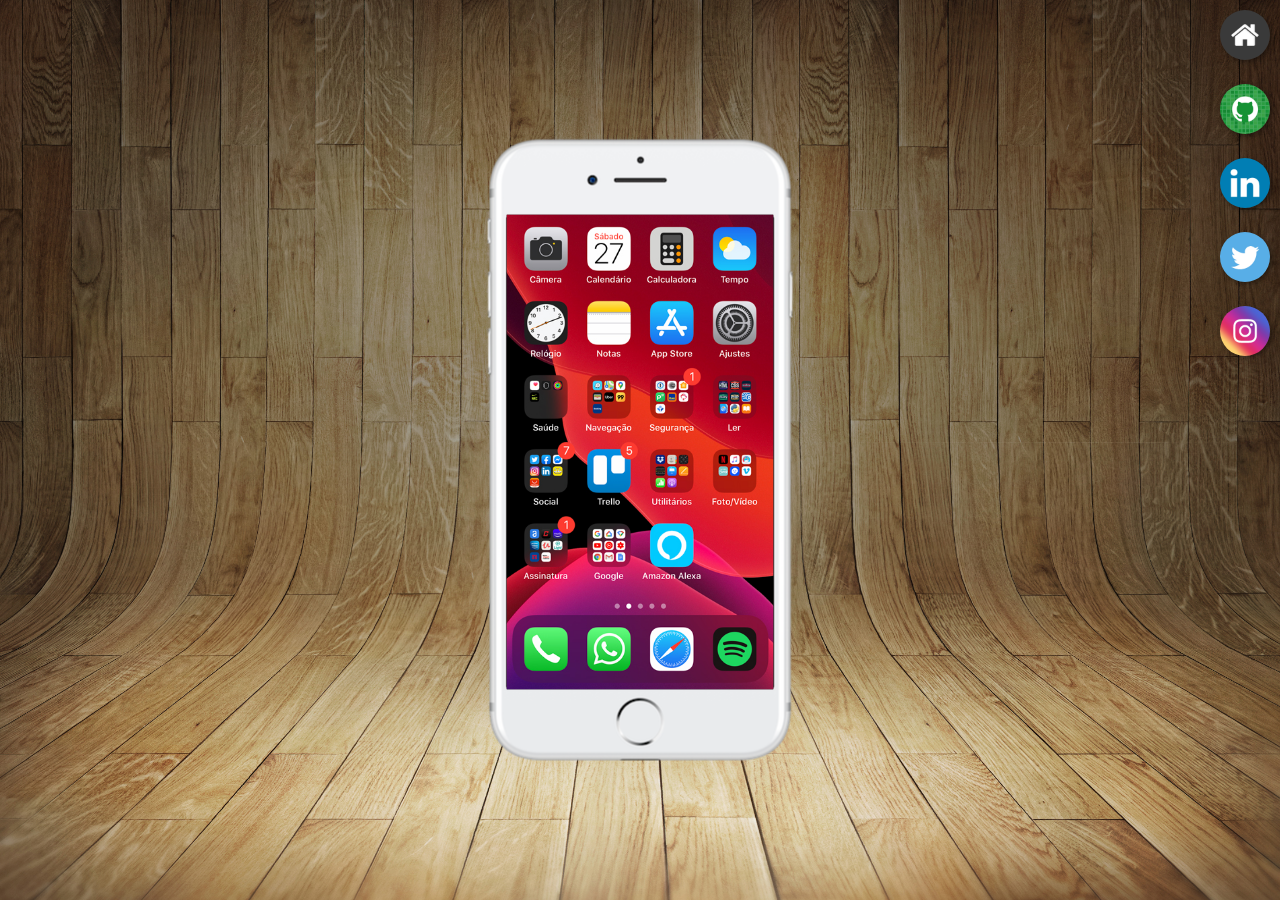
<file: index.html>
<!DOCTYPE html>
<html lang="pt-br">
<head>
    <meta charset="UTF-8">
    <meta http-equiv="X-UA-Compatible" content="IE=edge">
    <meta name="viewport" content="width=device-width, initial-scale=1.0">
    <link rel="shortcut icon" href="favicon.ico" type="image/x-icon">
    <title>Social Hub</title>
    <link rel="stylesheet" href="styles/style.css">
</head>
<body>
    <main>
        <section id="phone">
            <iframe src="home.html" name="screen" id="screen" frameborder="0">
                Seu navegador não é compatível
            </iframe>
        </section>
        <section id="social">
            <a href="home.html" target="screen">
                <img src="imagens/logo-home.jpg" alt="Home">
            </a><br>
            <a href="github.html" target="screen">
                <img src="imagens/logo-github.jpg" alt="Github">
            </a><br>
            <a href="linkedin.html" target="screen">
                <img src="imagens/logo-linkedin.jpg" alt="LinkedIn">
            </a><br>
            <a href="twitter.html" target="screen">
                <img src="imagens/logo-twitter.jpg" alt="Twitter">
            </a><br>
            <a href="instagram.html" target="screen">
                <img src="imagens/logo-instagram.jpg" alt="Instagram">
            </a><br>
        </section>    
    </main>
</body>
</html>
</file>
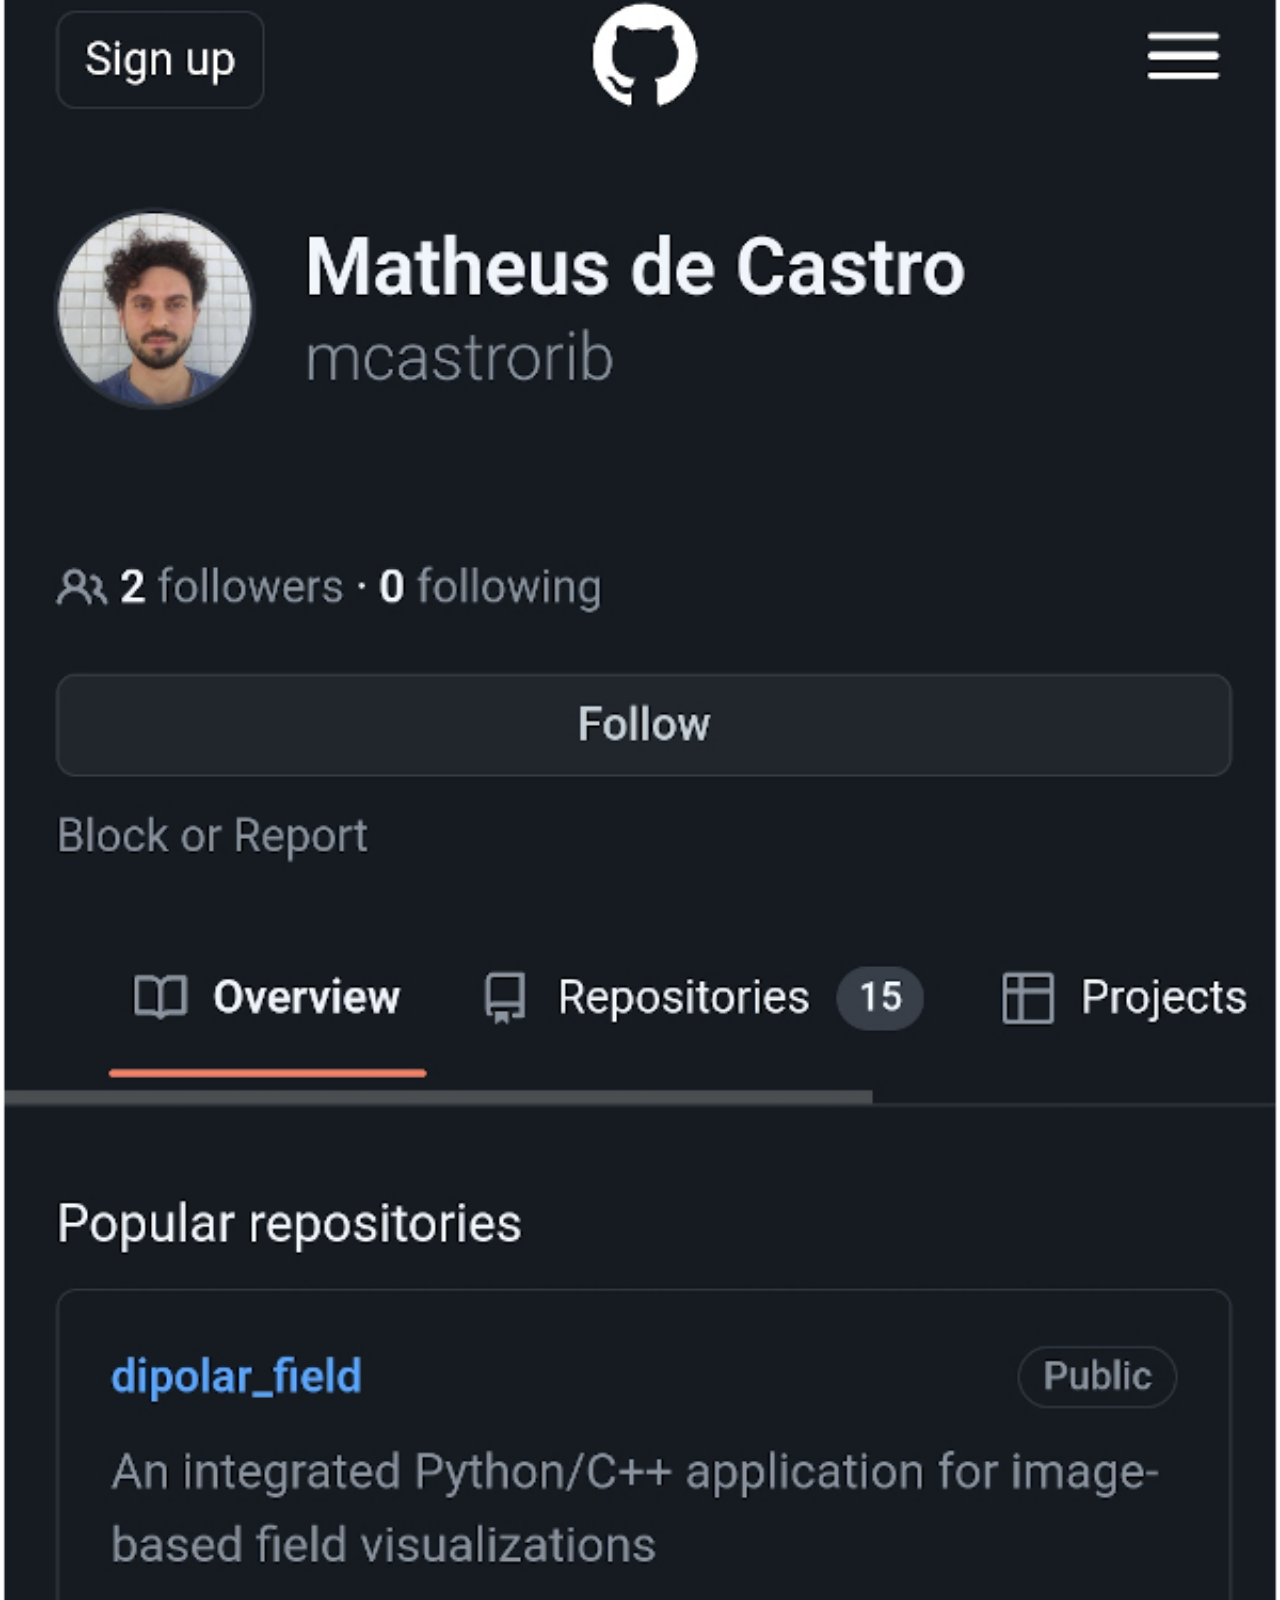
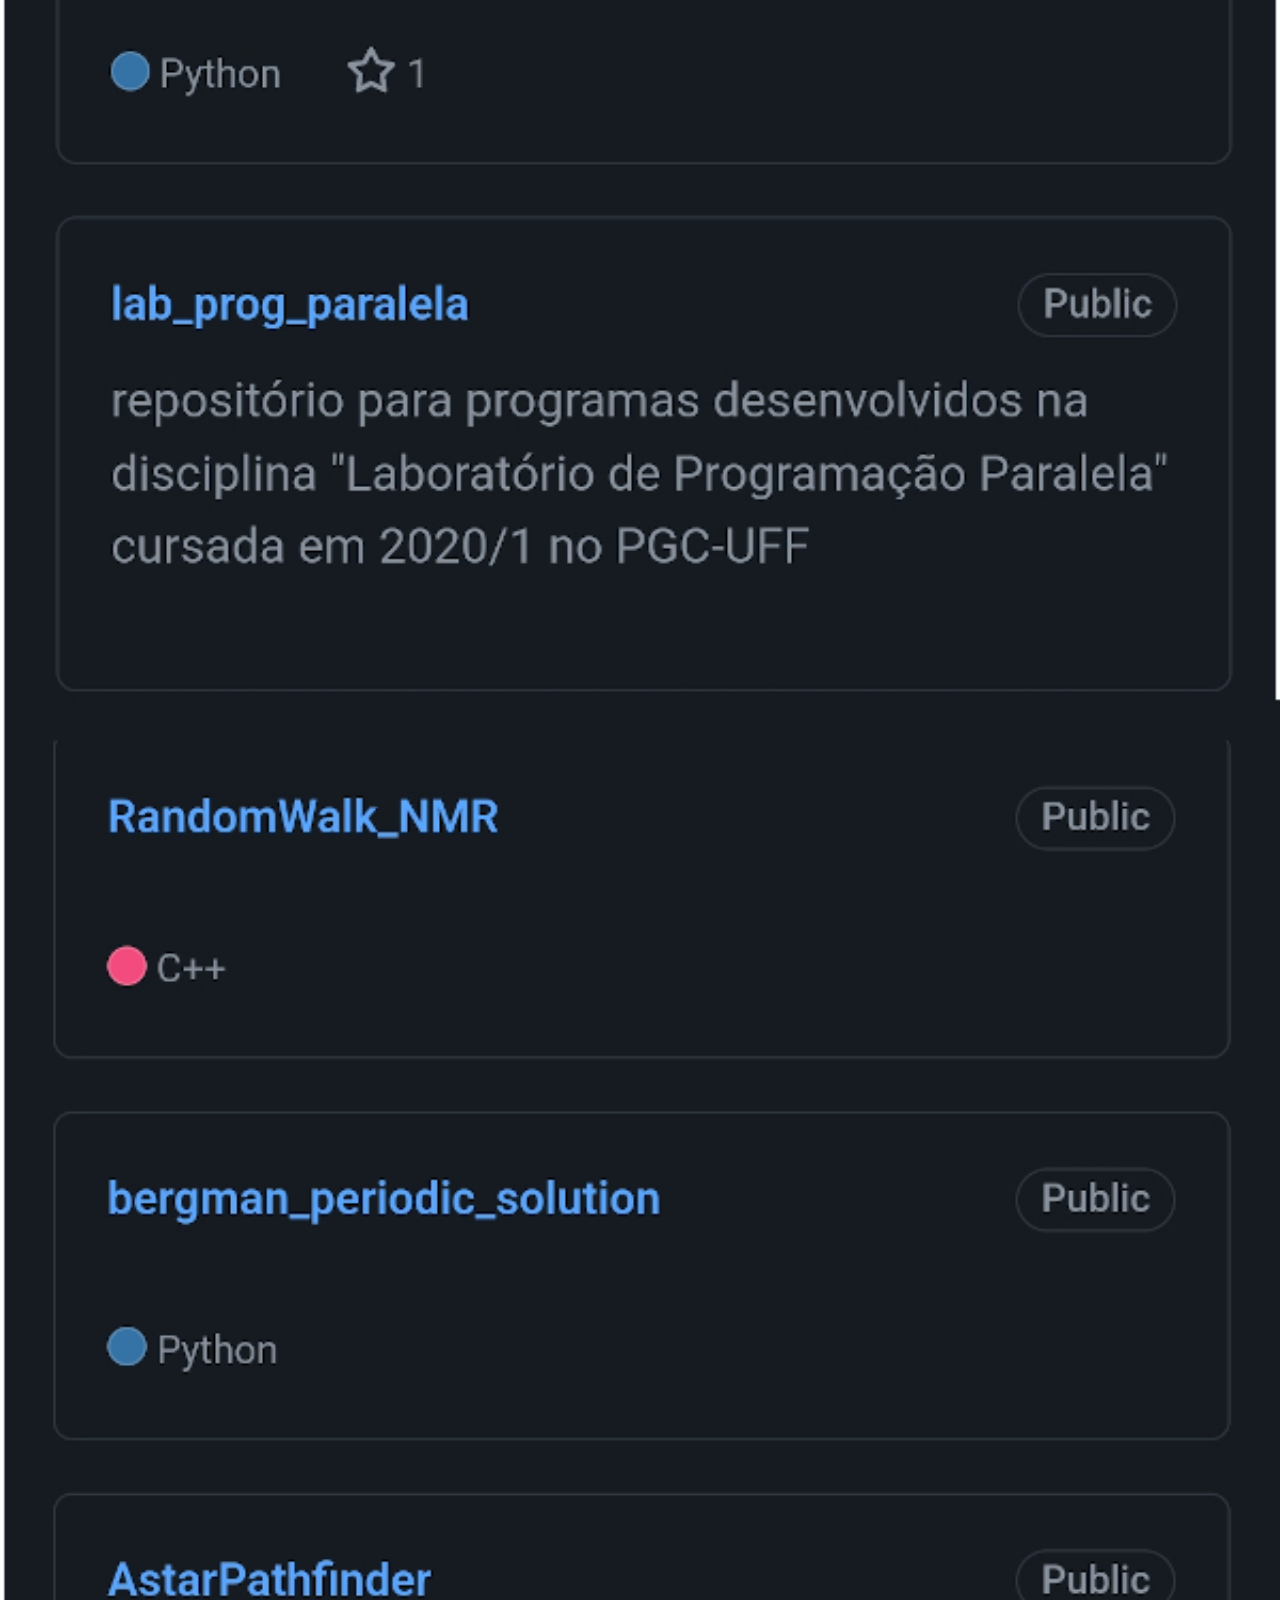
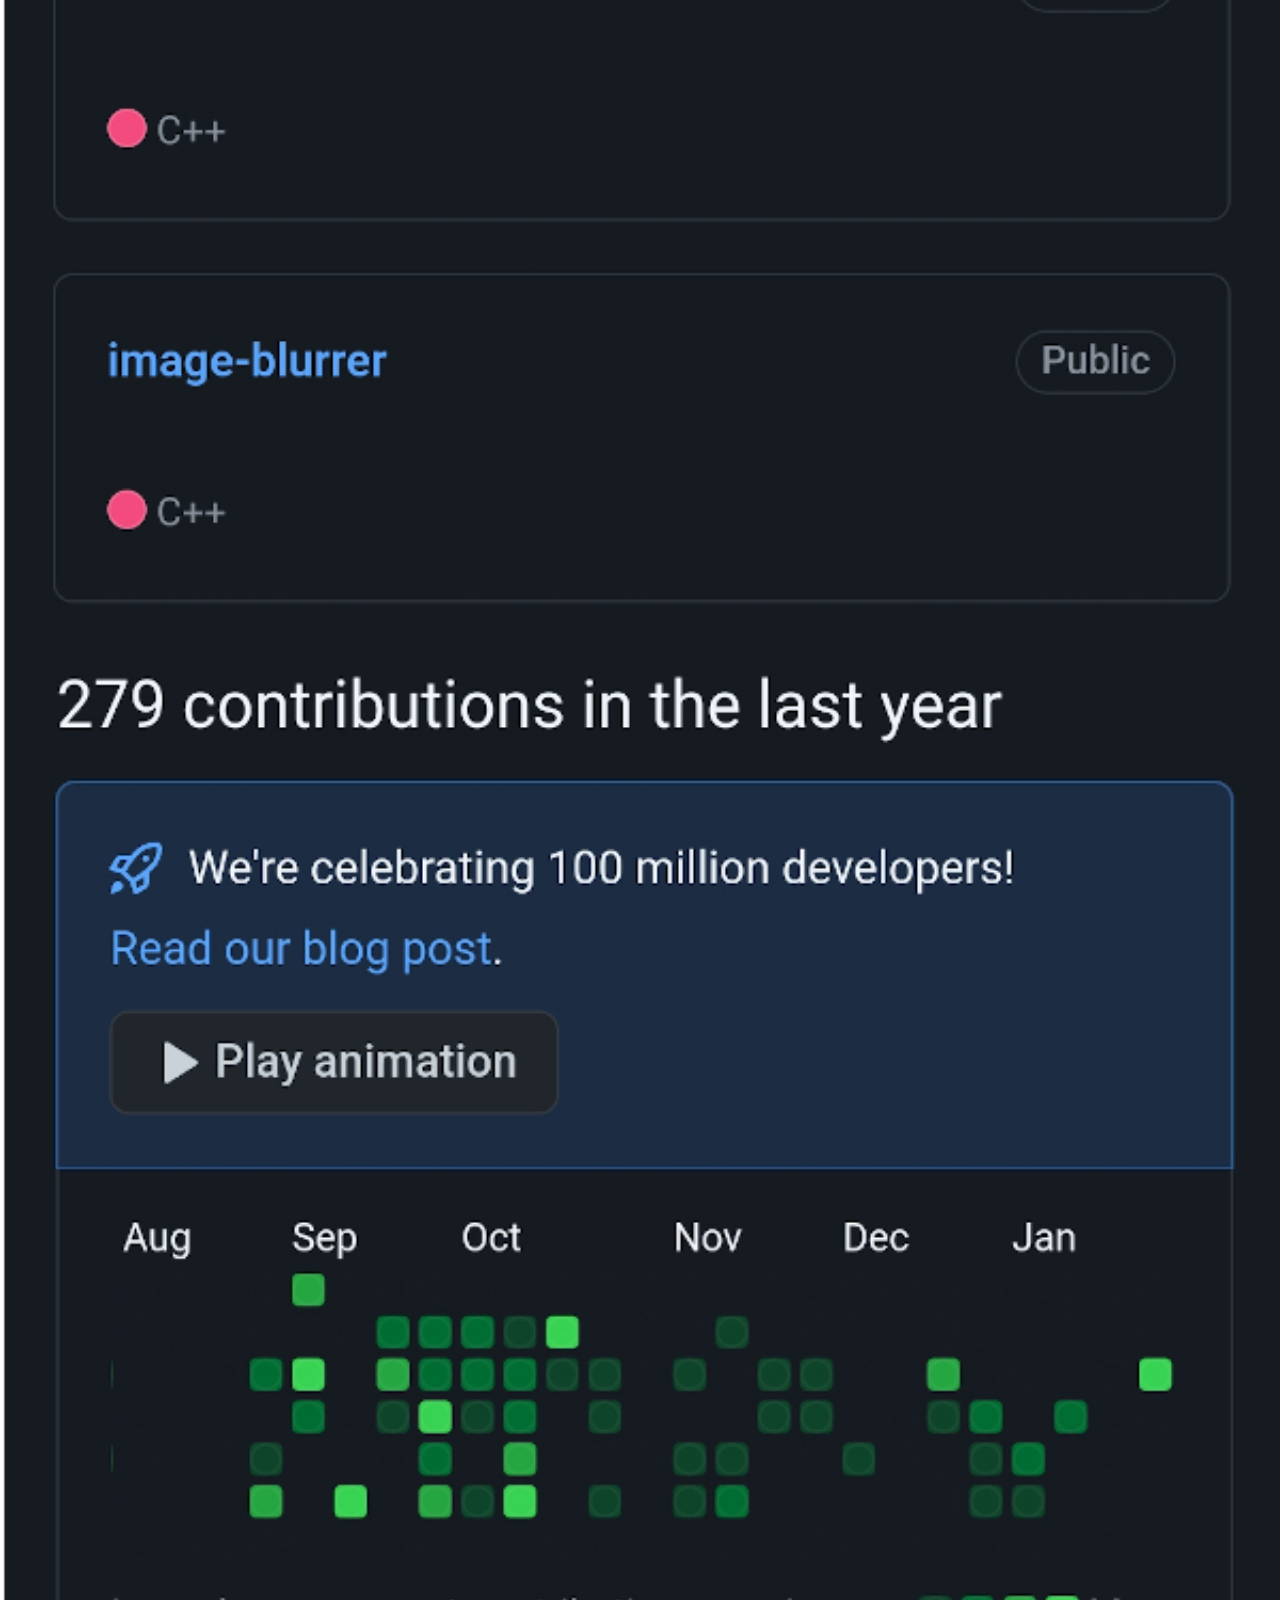
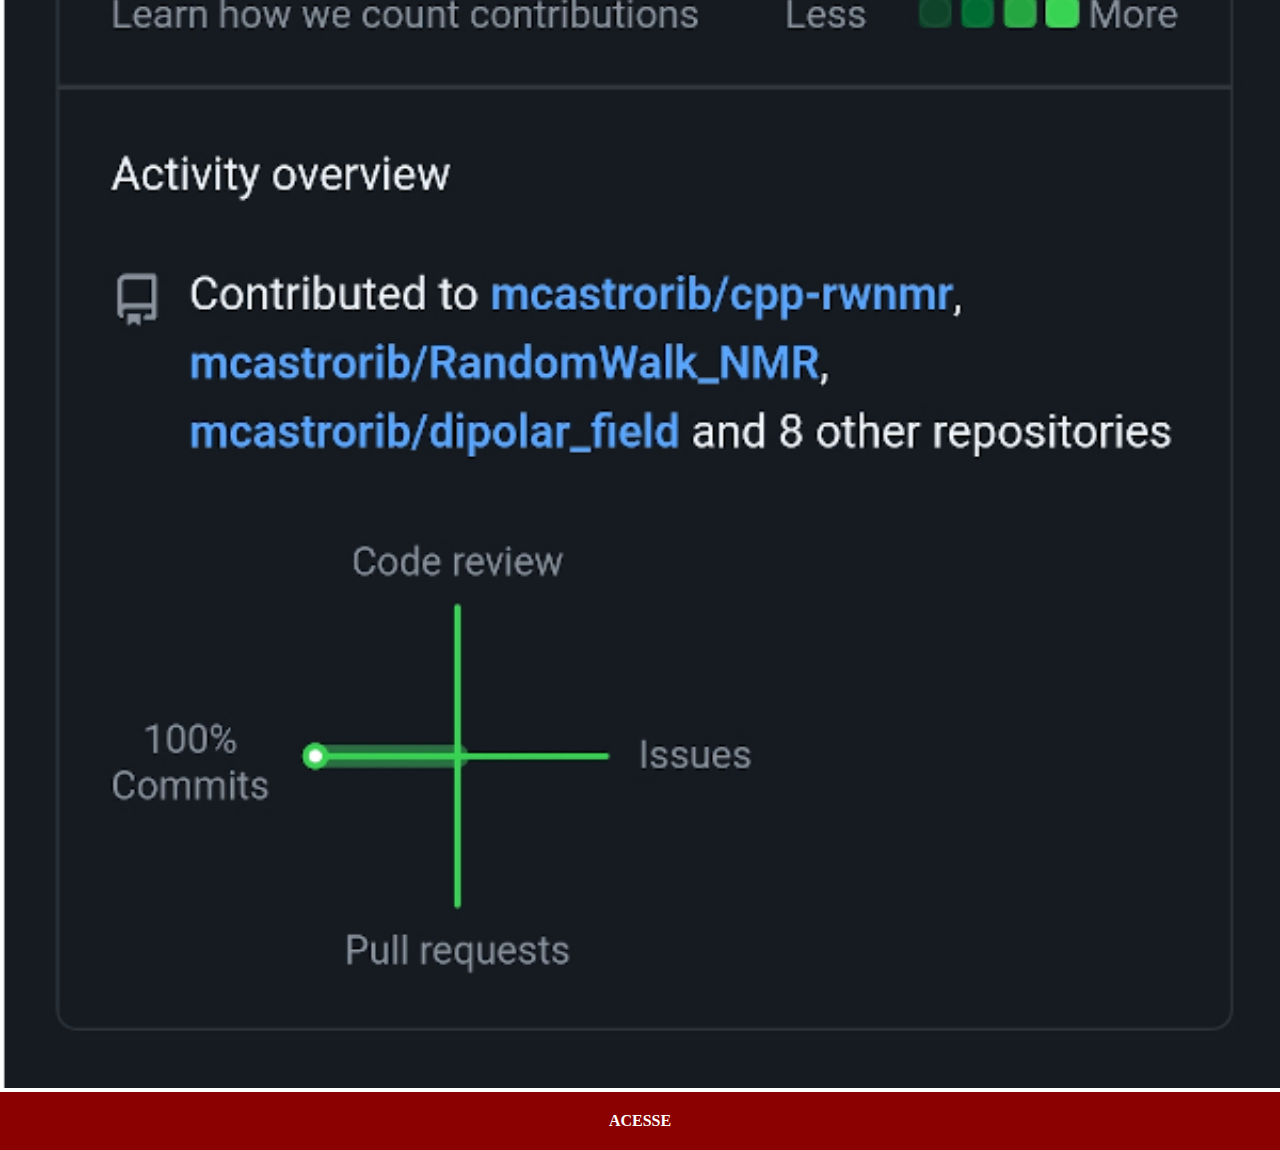
<file: github.html>
<!DOCTYPE html>
<html lang="pt-br">
<head>
    <meta charset="UTF-8">
    <meta http-equiv="X-UA-Compatible" content="IE=edge">
    <meta name="viewport" content="width=device-width, initial-scale=1.0">
    <title>YouTube</title>
    <link rel="stylesheet" href="styles/social-style.css">    
</head>
<body>
    <img src="imagens/tela-github.jpg" alt="">
    <a href="https://github.com/mcastrorib" target="_blank"> ACESSE</a>
</body>
</html>
</file>
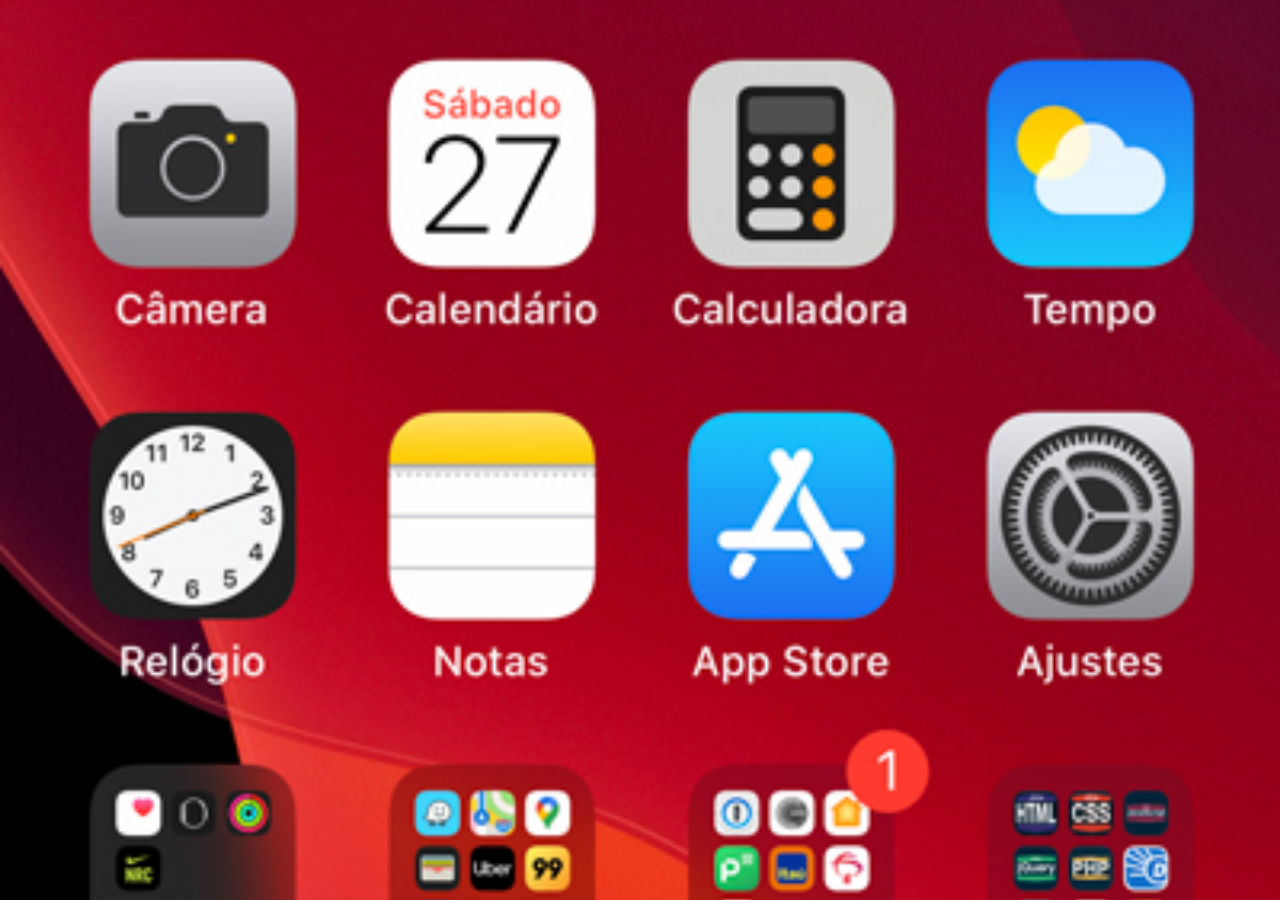
<file: home.html>
<!DOCTYPE html>
<html lang="pt-br">
<head>
    <meta charset="UTF-8">
    <meta http-equiv="X-UA-Compatible" content="IE=edge">
    <meta name="viewport" content="width=device-width, initial-scale=1.0">
    <title>Home</title>
</head>
<style>
    * {
        margin: 0px;
        padding: 0px;
    }

    body {
        width: 100vw;
        height: 100vh;
        background: black url('imagens/tela-home.jpg') no-repeat top center;
        background-size: cover;
    }
</style>
<body>
    
</body>
</html>
</file>
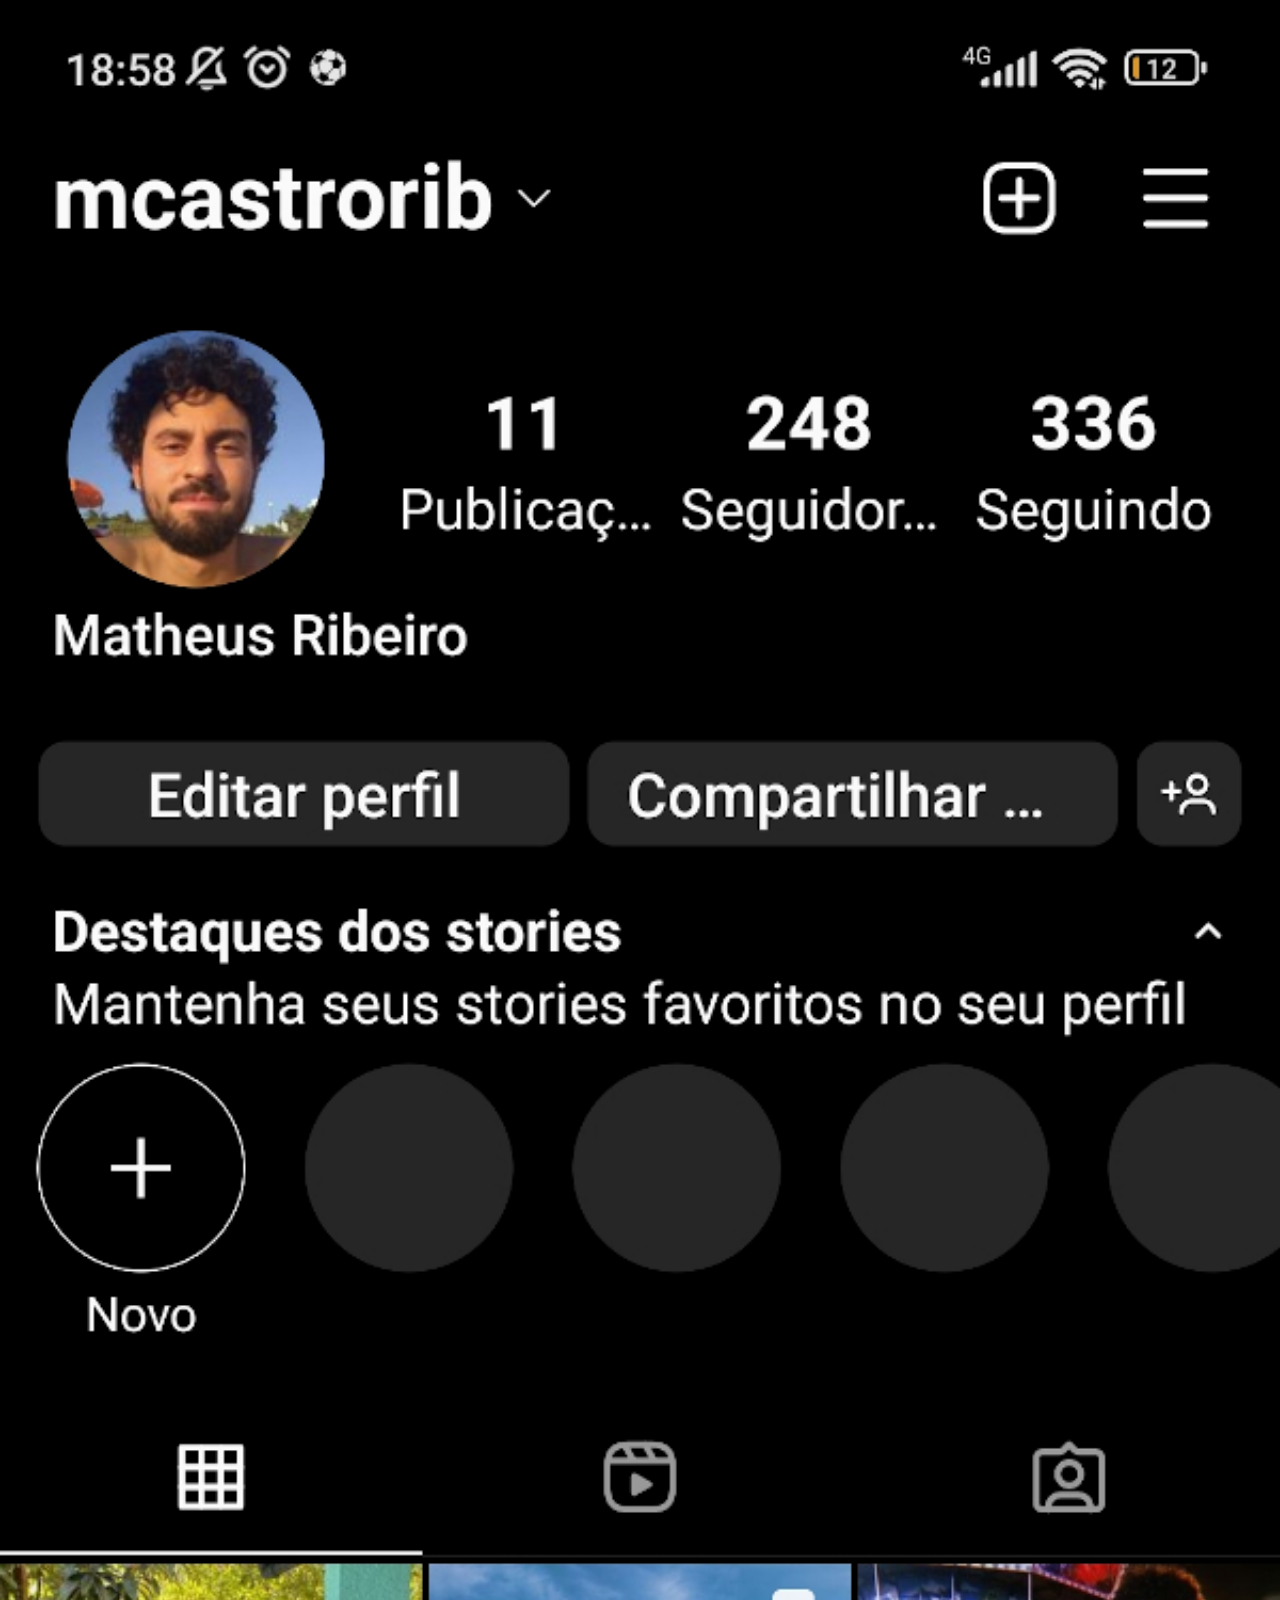
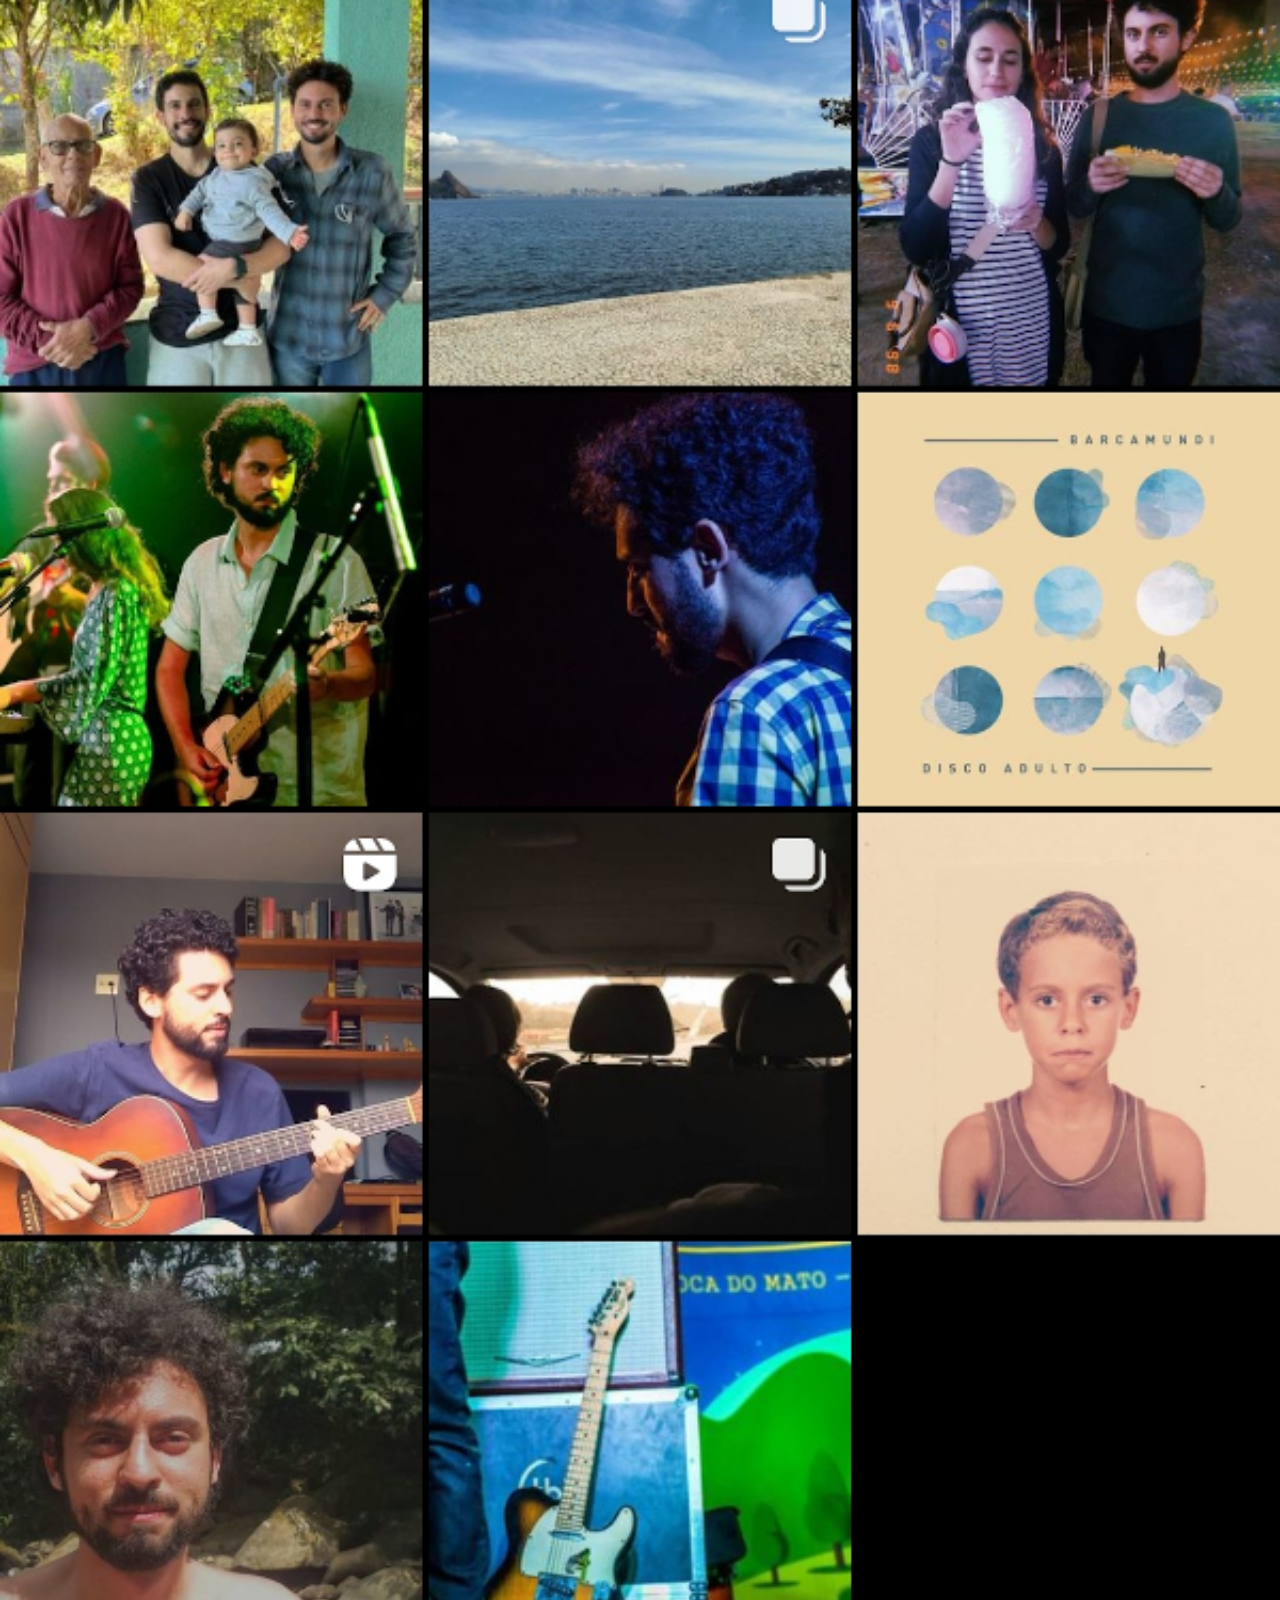
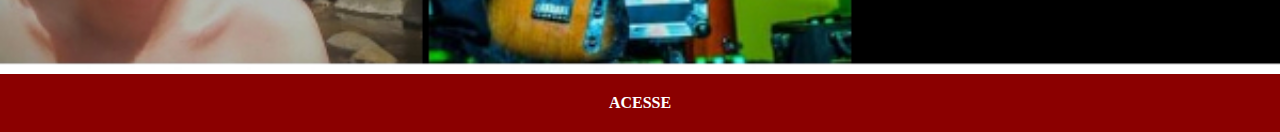
<file: instagram.html>
<!DOCTYPE html>
<html lang="pt-br">
<head>
    <meta charset="UTF-8">
    <meta http-equiv="X-UA-Compatible" content="IE=edge">
    <meta name="viewport" content="width=device-width, initial-scale=1.0">
    <title>YouTube</title>
    <link rel="stylesheet" href="styles/social-style.css">    
</head>
<body>
    <img src="imagens/tela-instagram.jpg" alt="">
    <a href="https://www.instagram.com/mcastrorib/" target="_blank"> ACESSE</a>
</body>
</html>
</file>
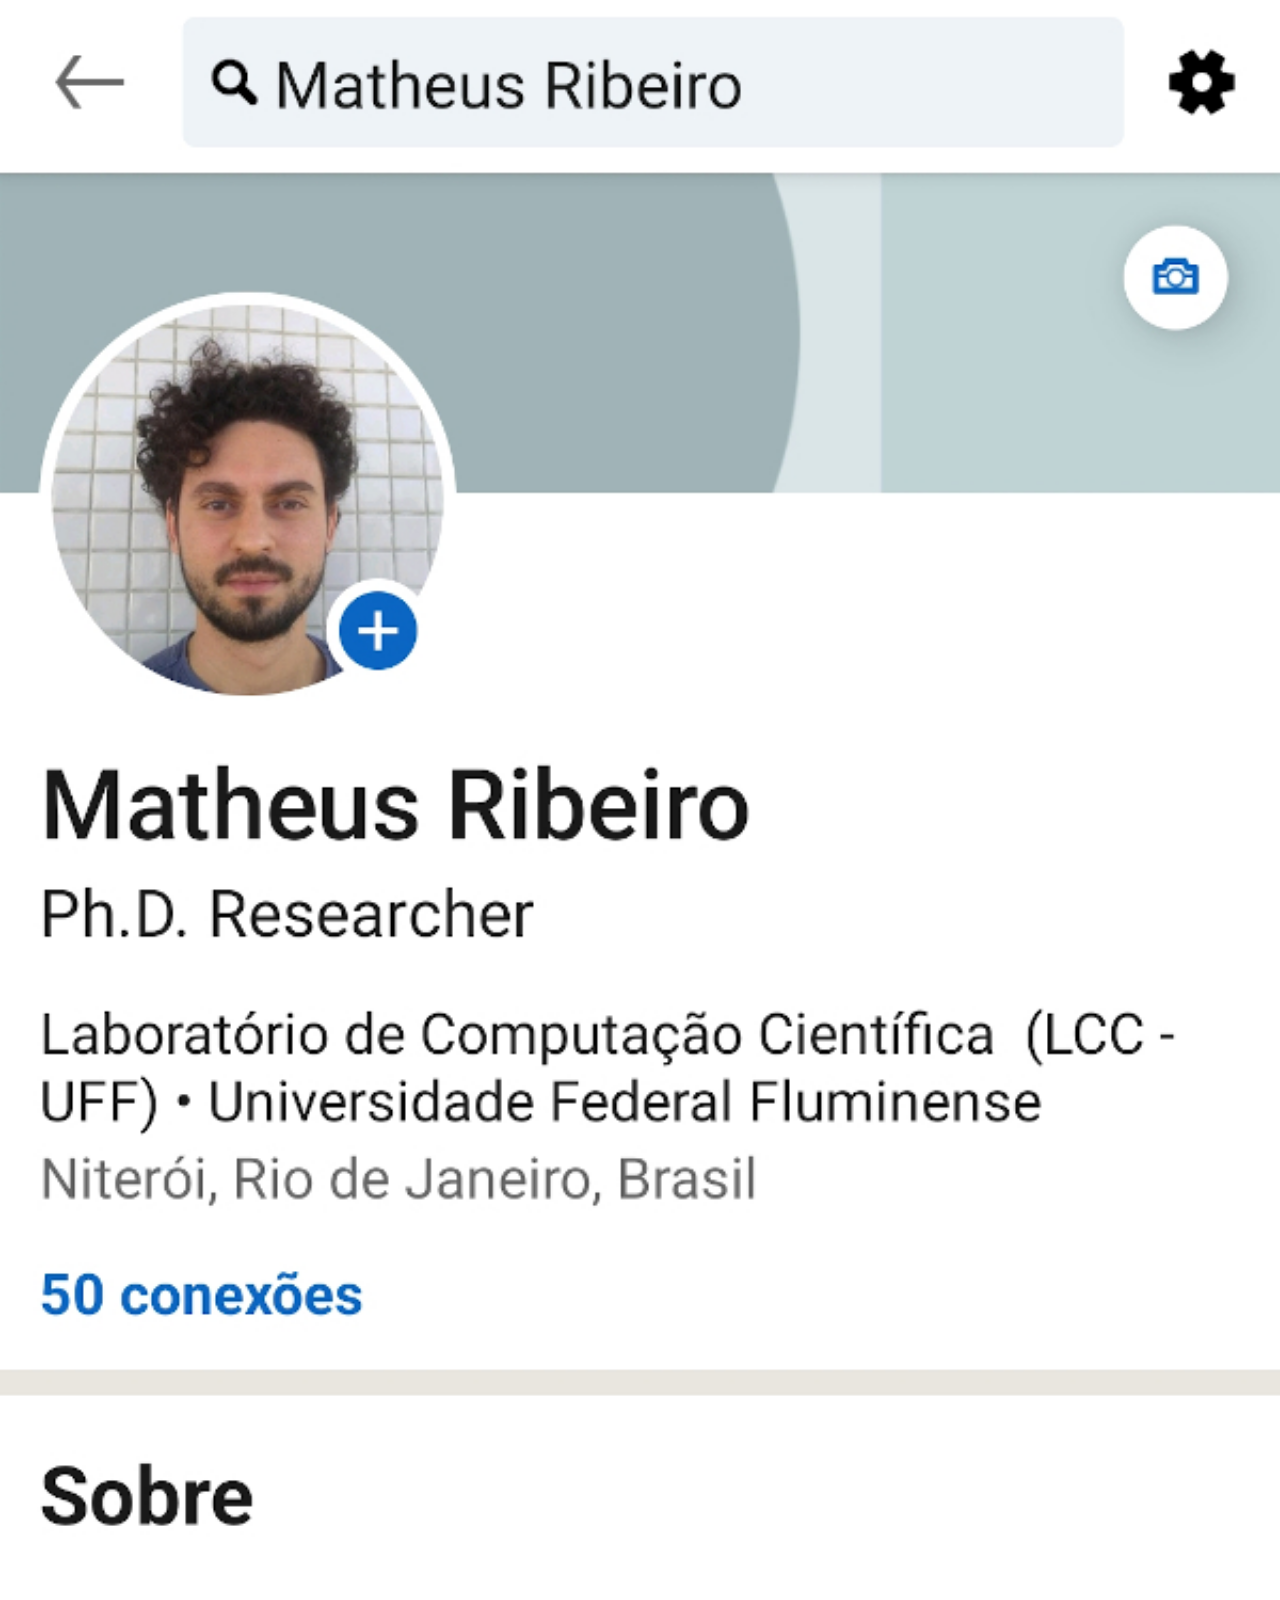
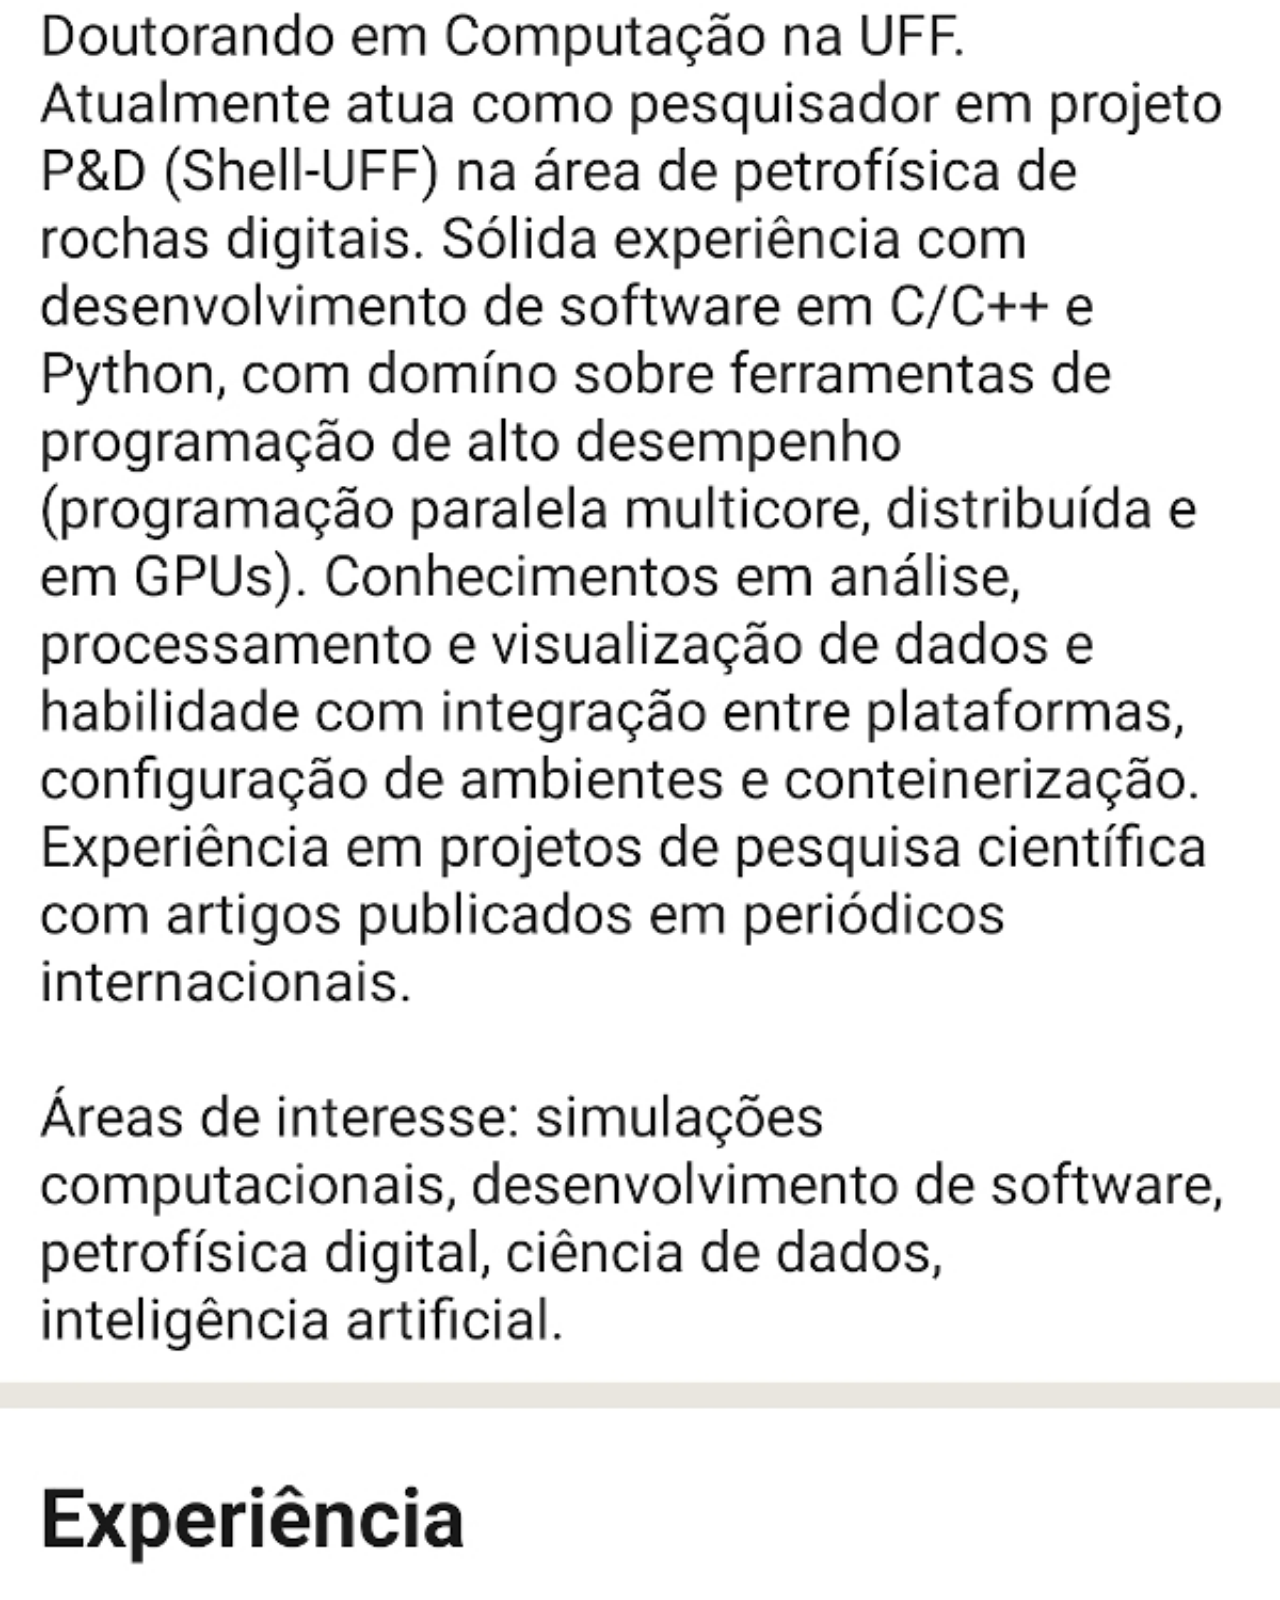
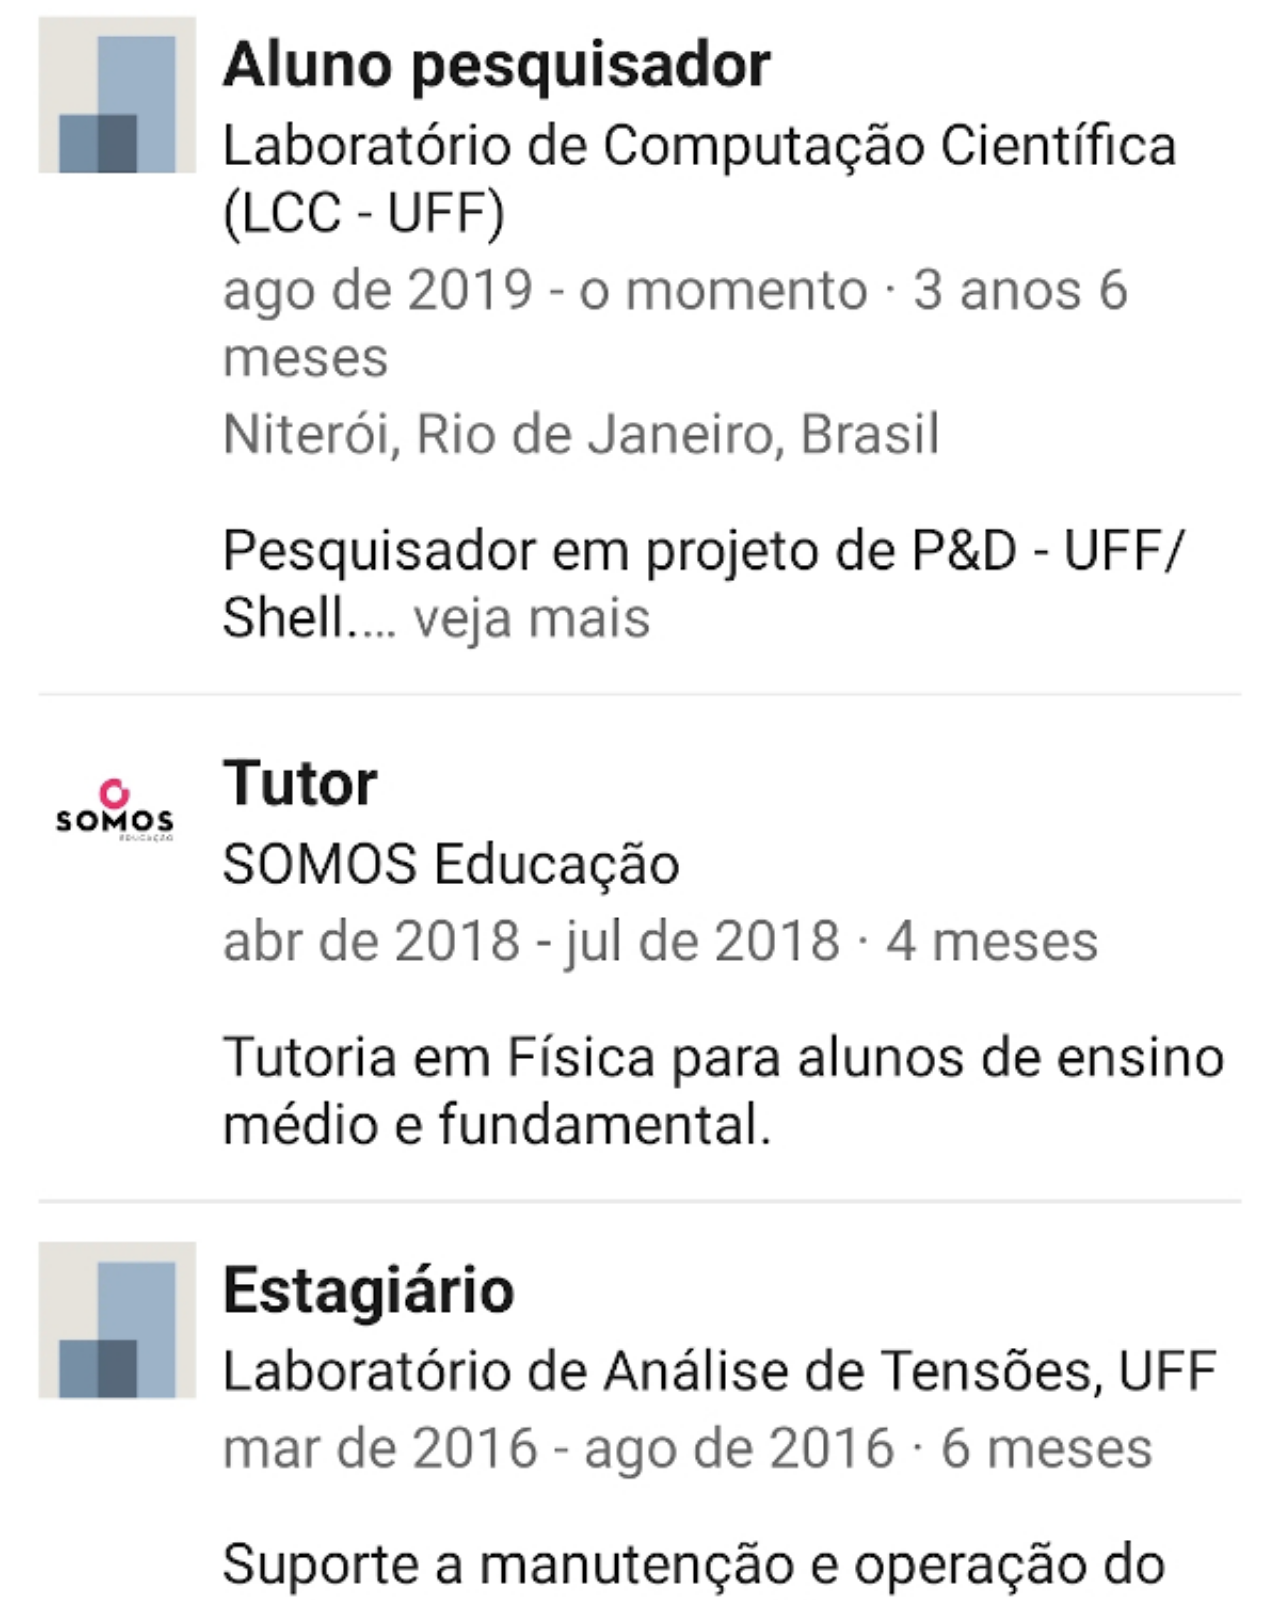
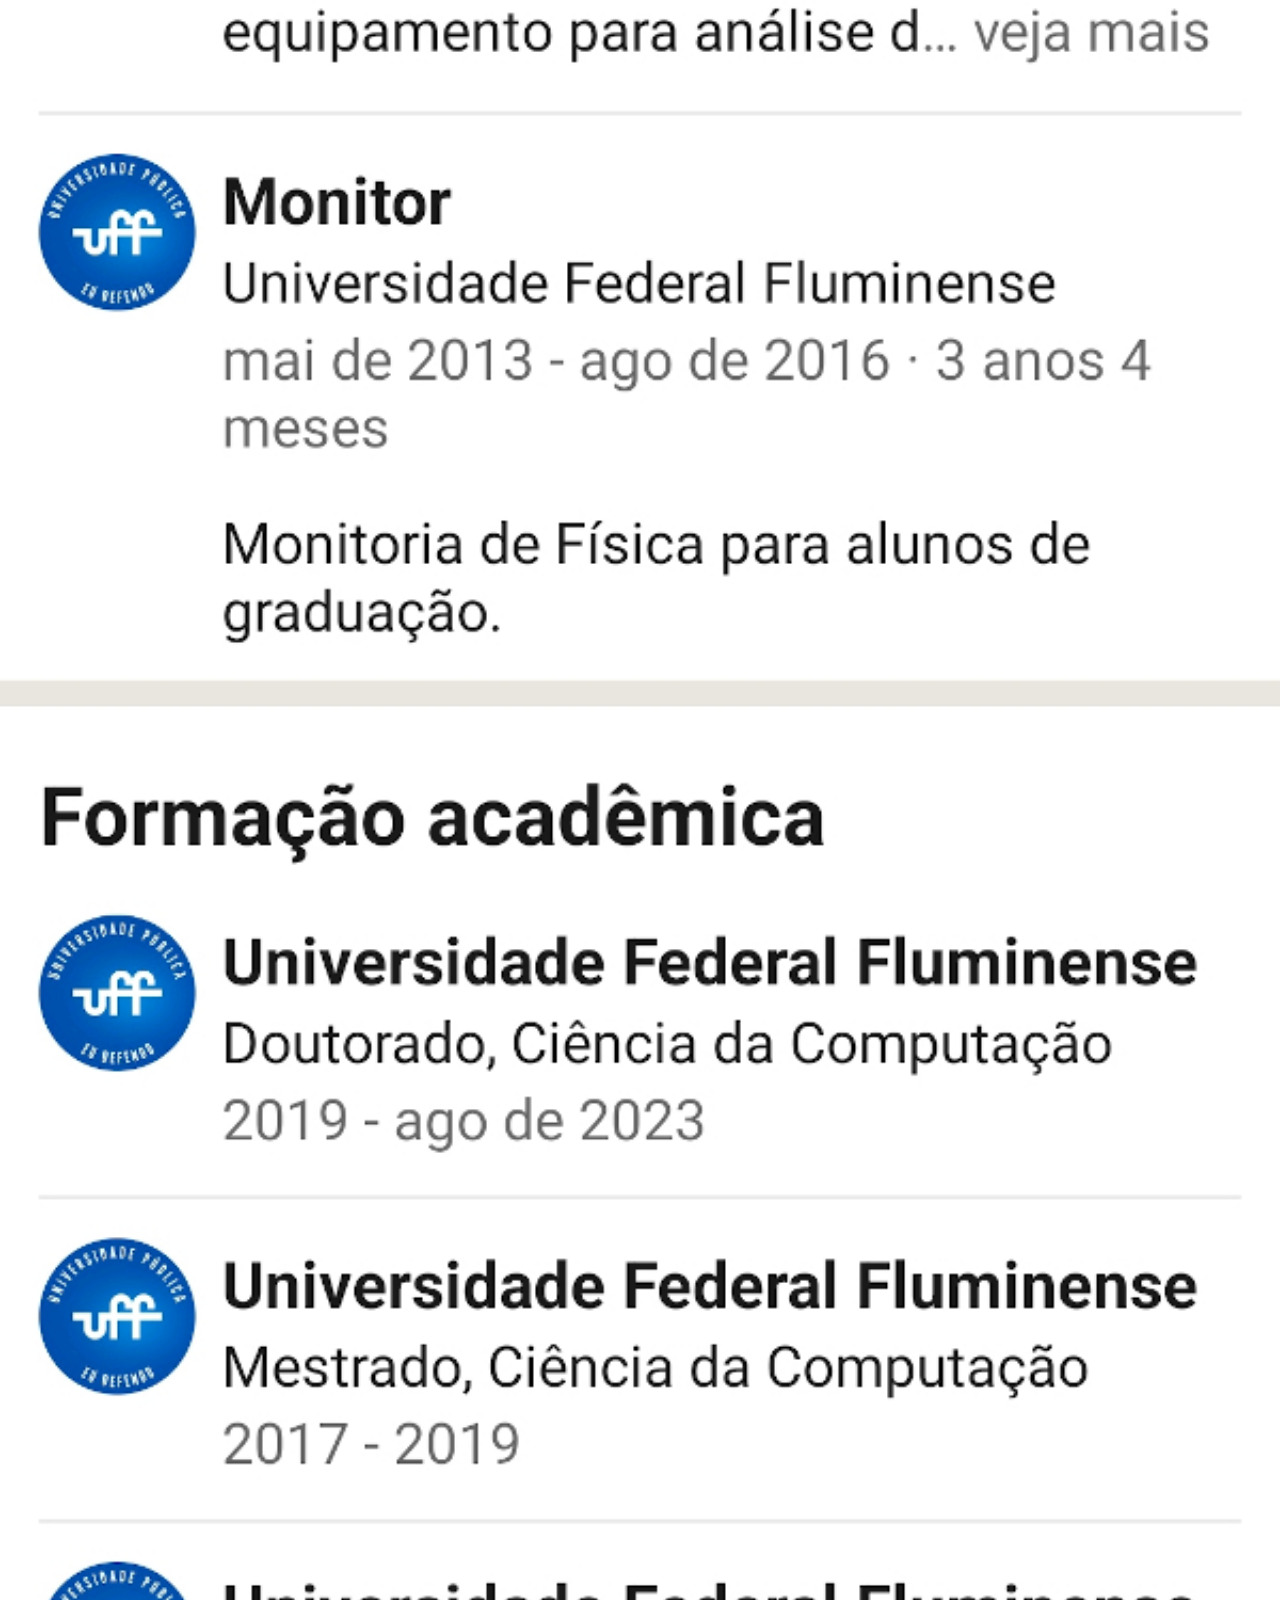
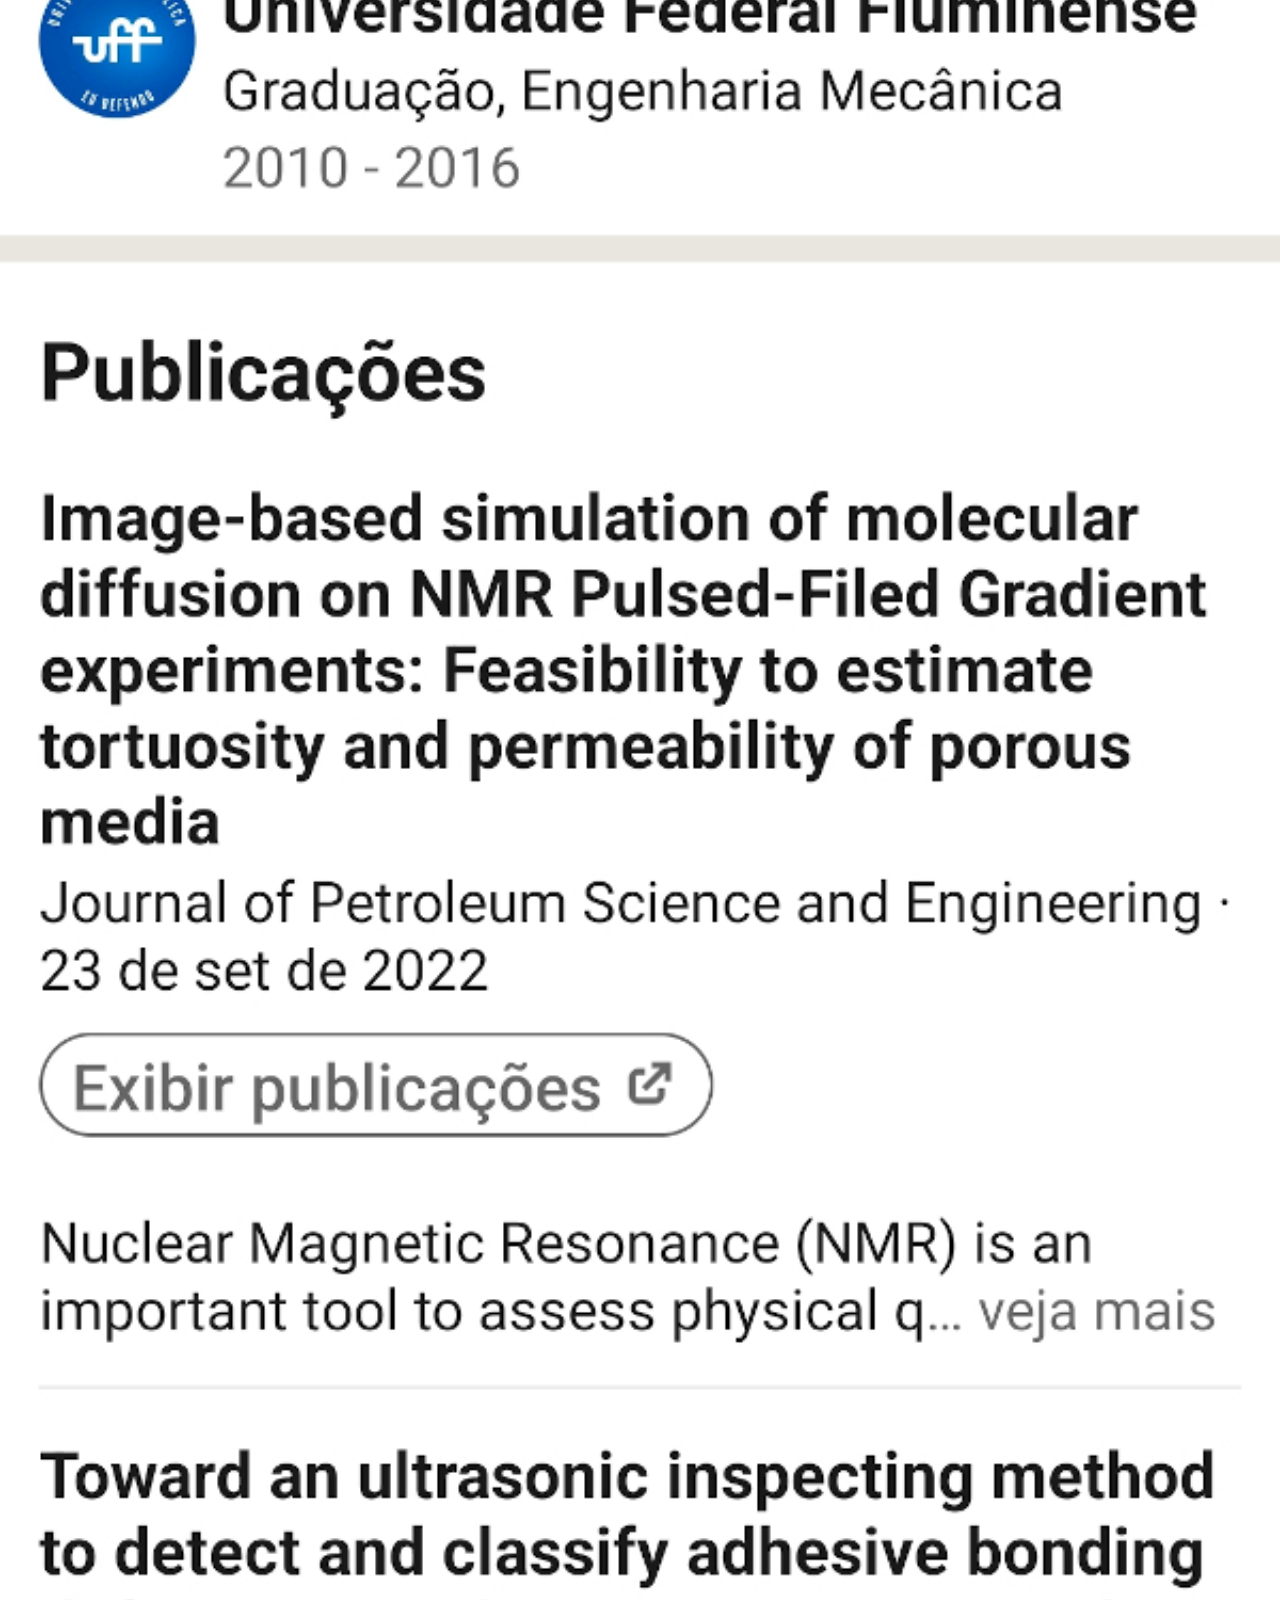
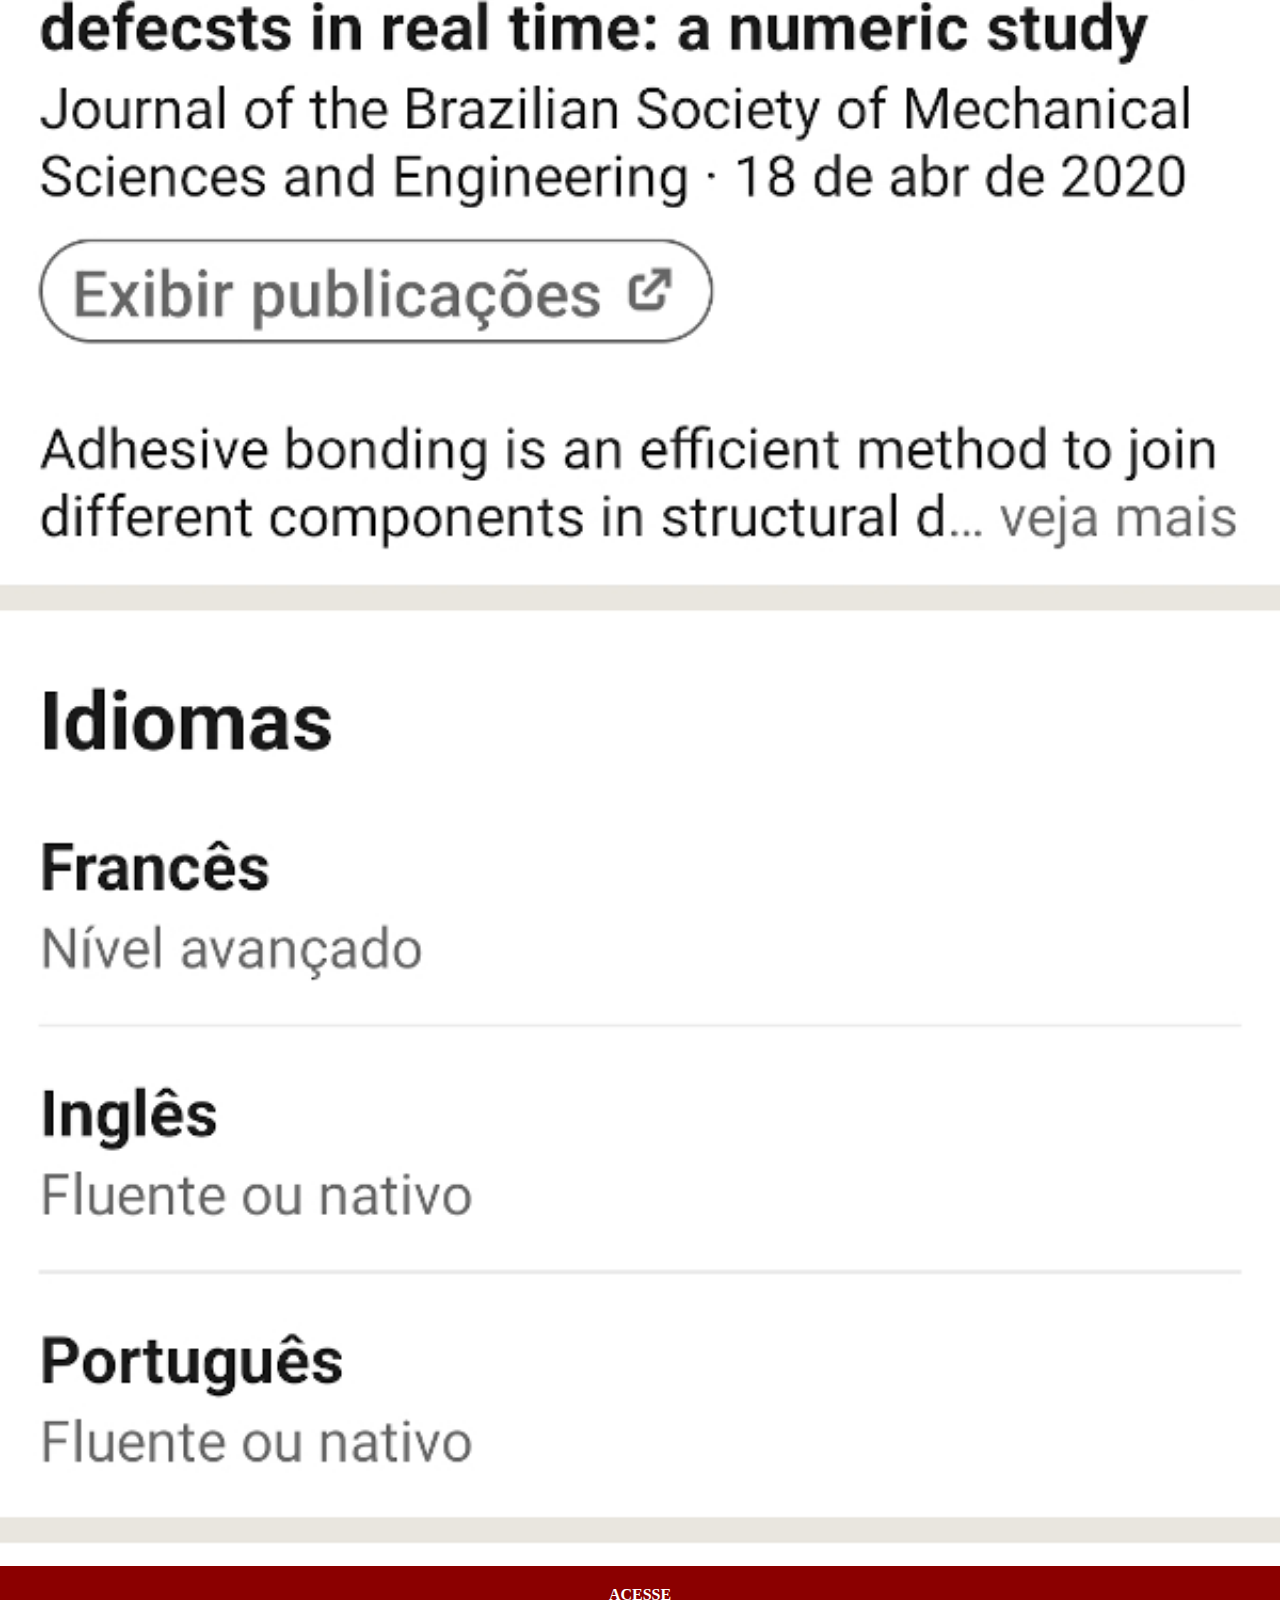
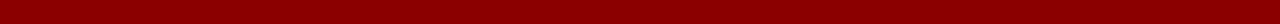
<file: linkedin.html>
<!DOCTYPE html>
<html lang="pt-br">
<head>
    <meta charset="UTF-8">
    <meta http-equiv="X-UA-Compatible" content="IE=edge">
    <meta name="viewport" content="width=device-width, initial-scale=1.0">
    <title>LinkedIn</title>
    <link rel="stylesheet" href="styles/social-style.css">    
</head>
<body>
    <img src="imagens/tela-linkedin.jpg" alt="">
    <a href="https://www.linkedin.com/in/mcastrorib" target="_blank"> ACESSE</a>
</body>
</html>
</file>
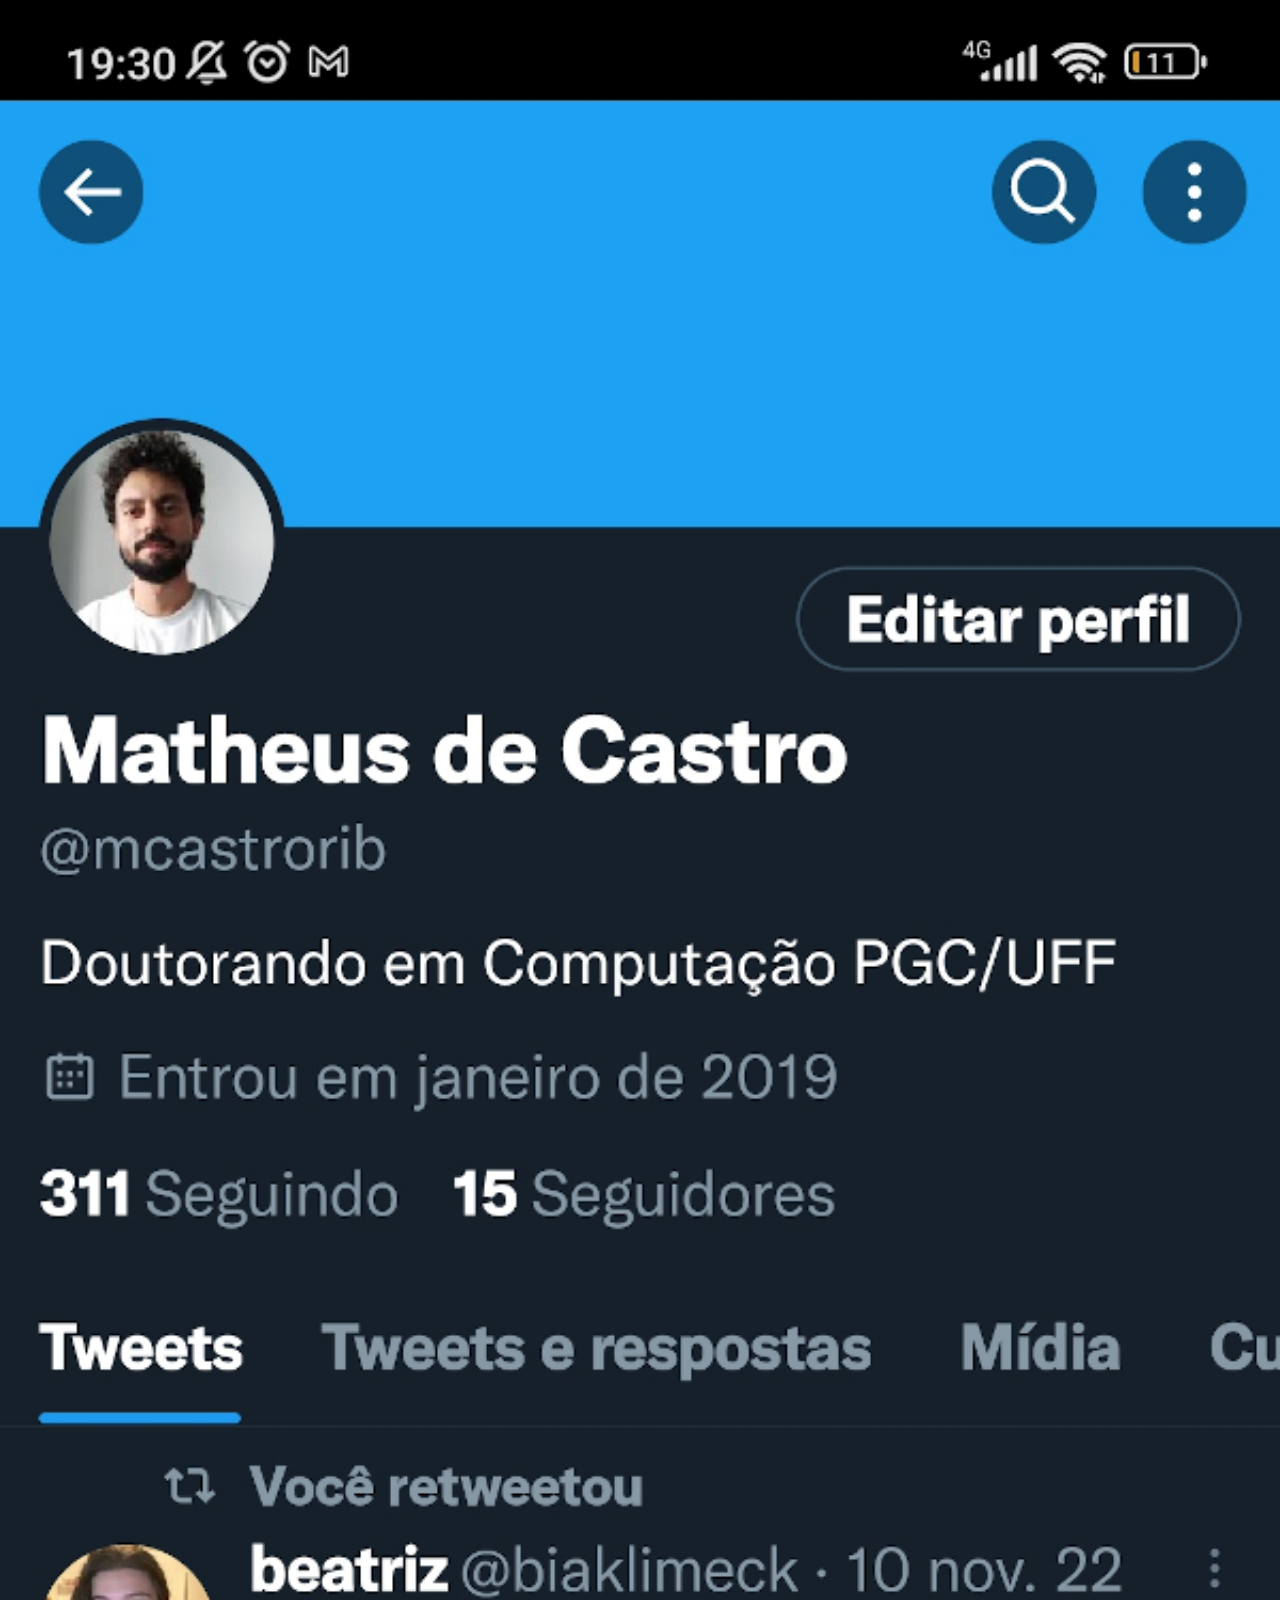
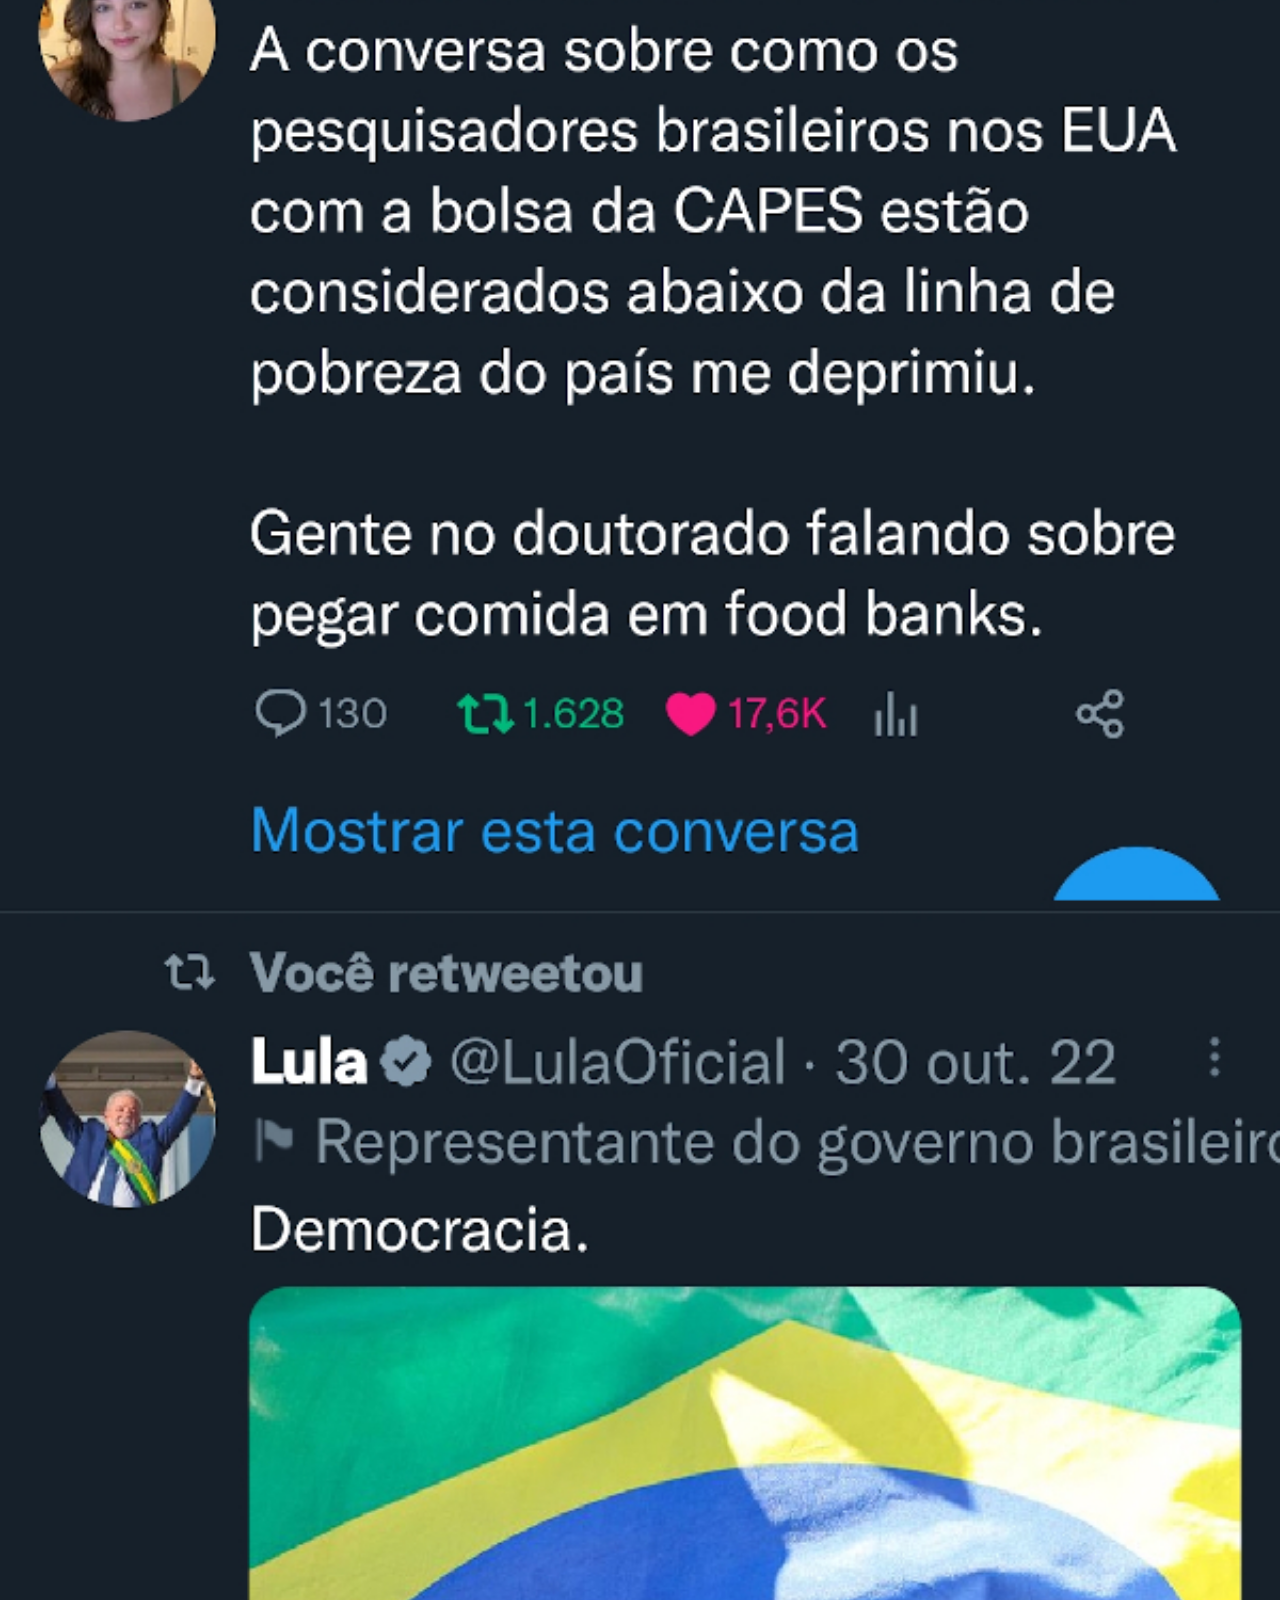
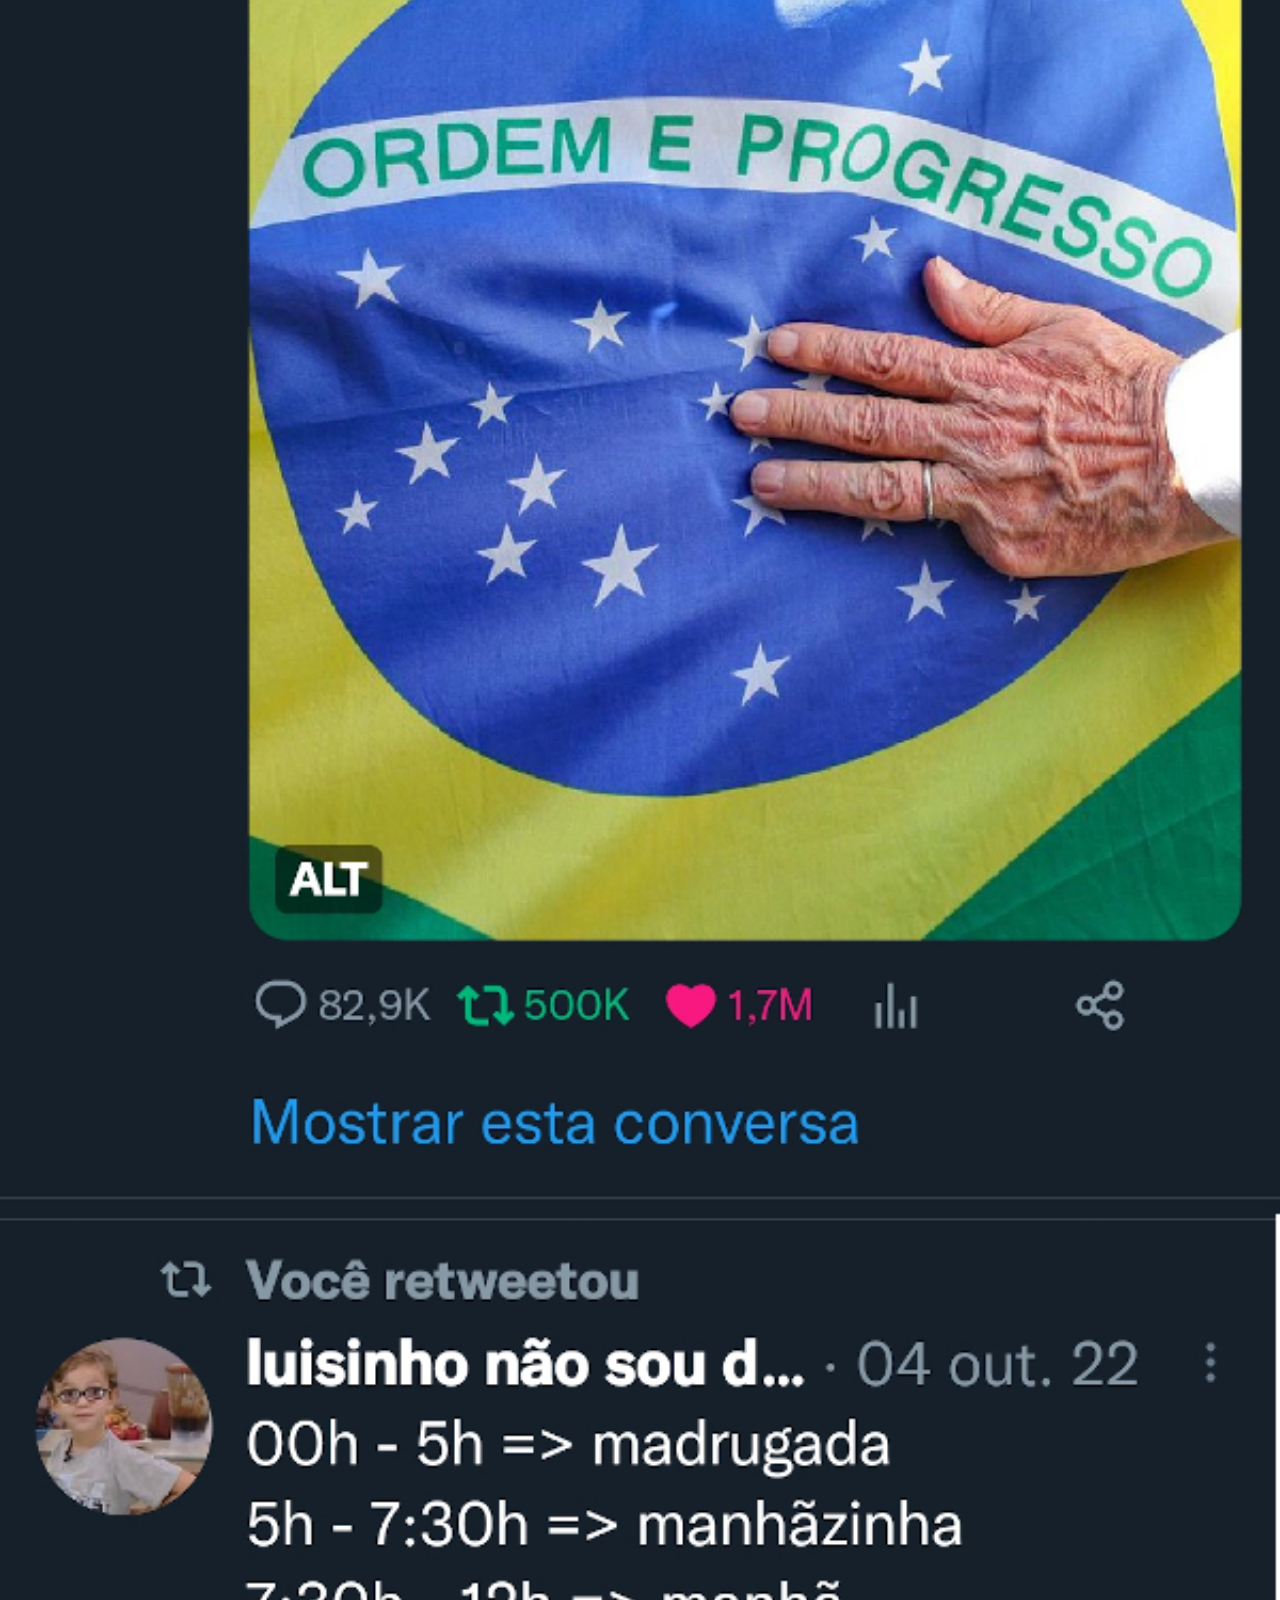
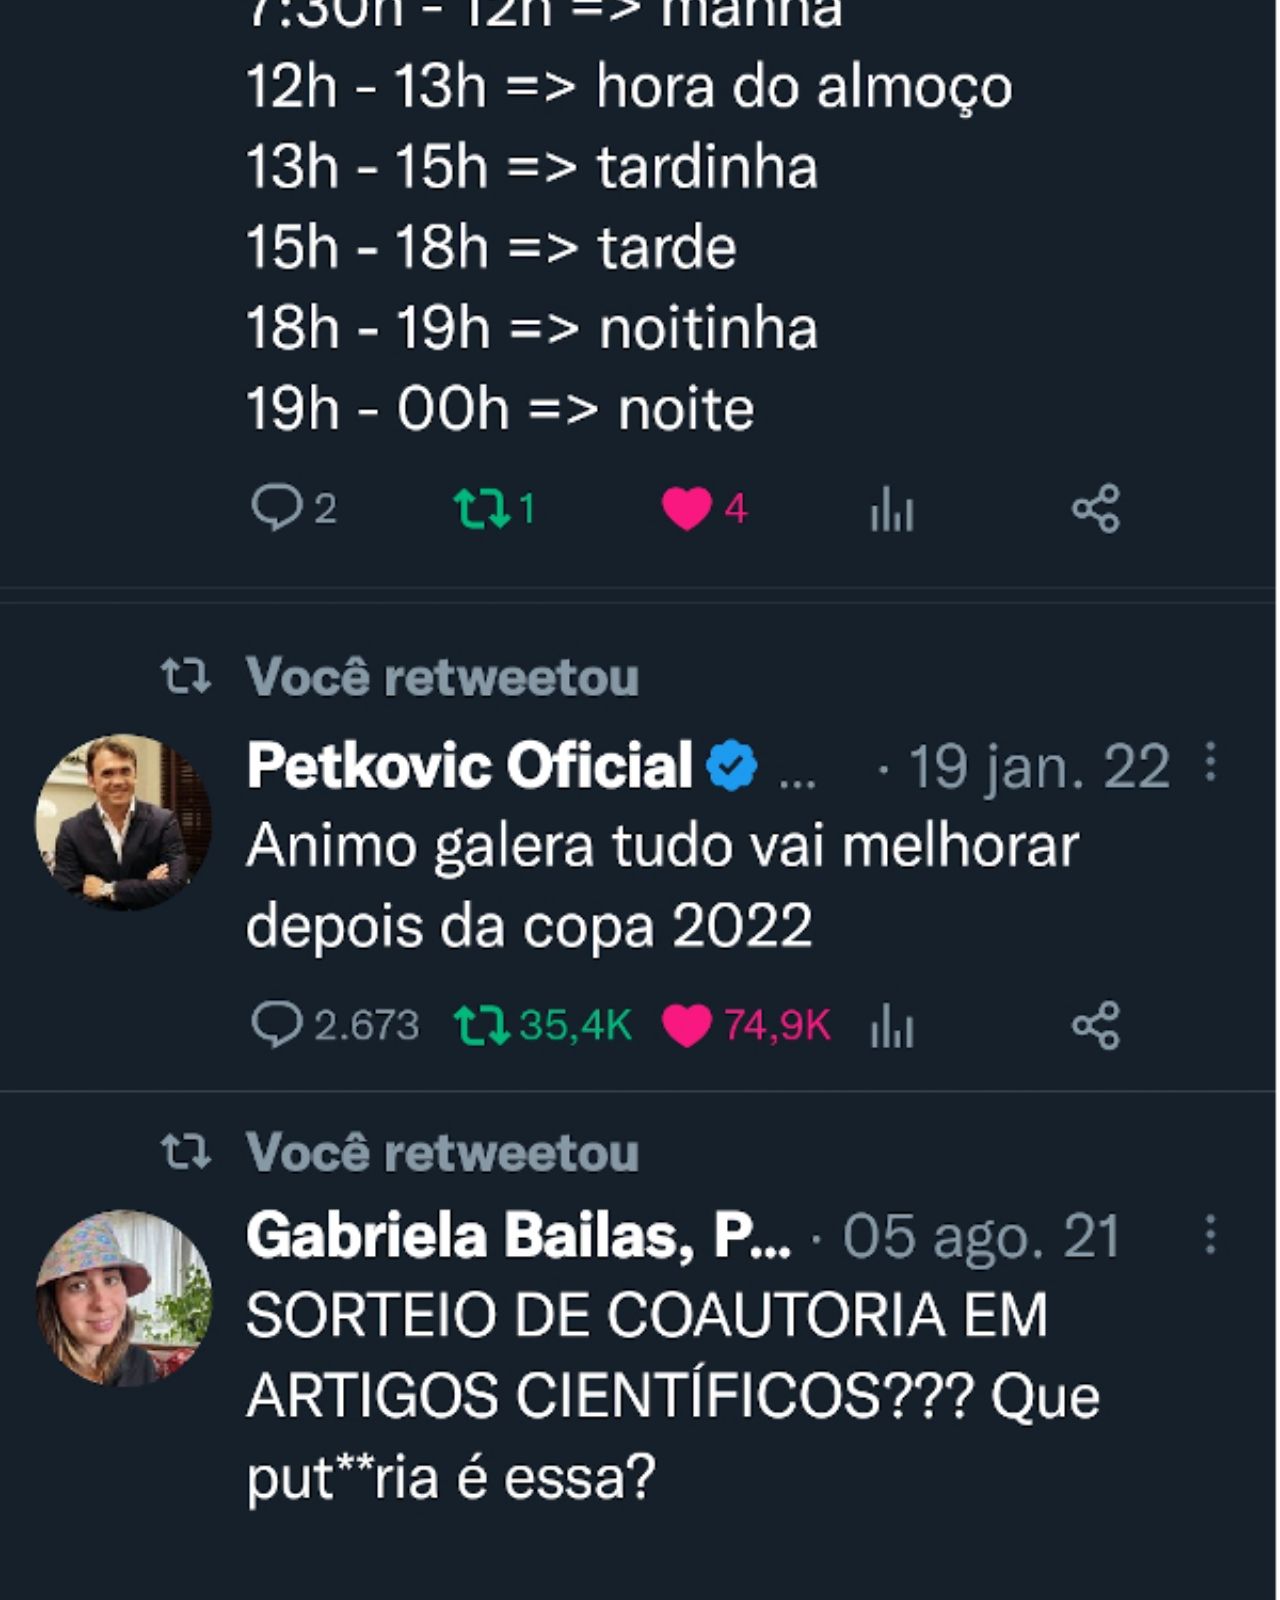
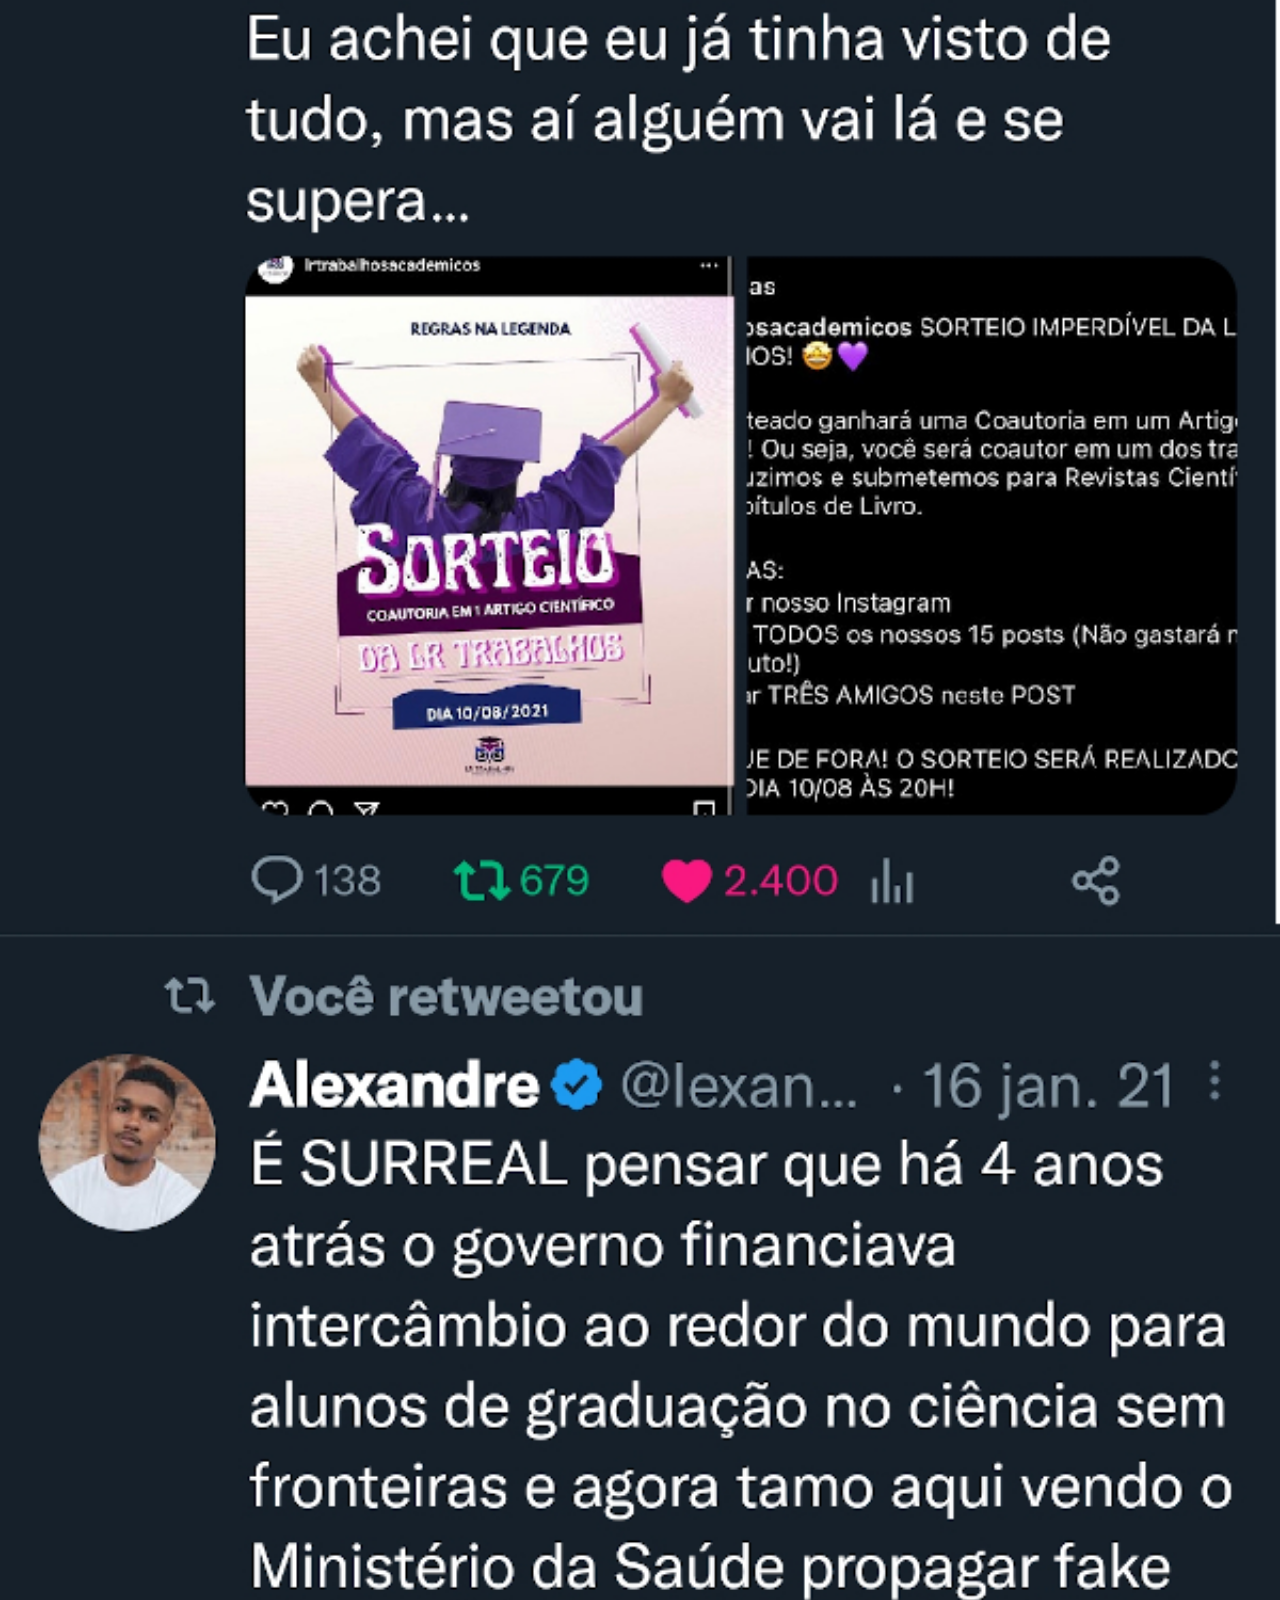
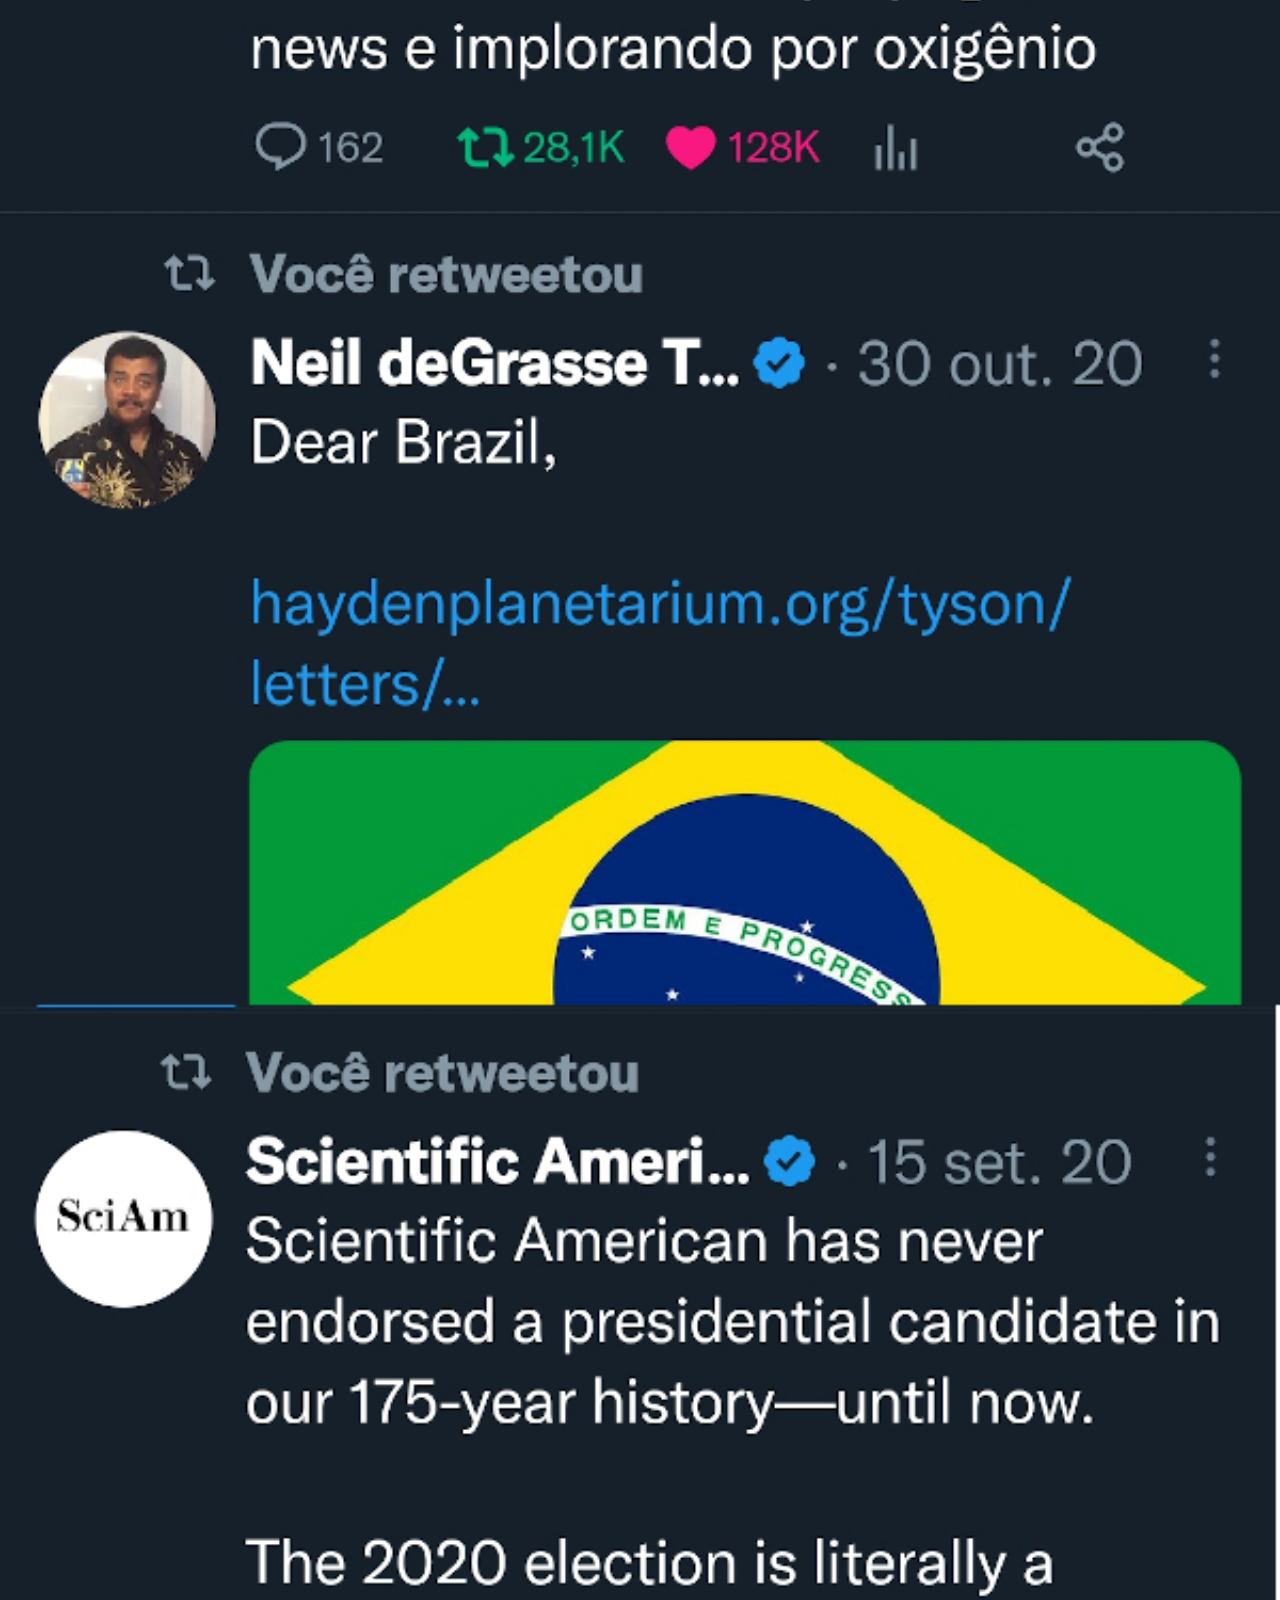
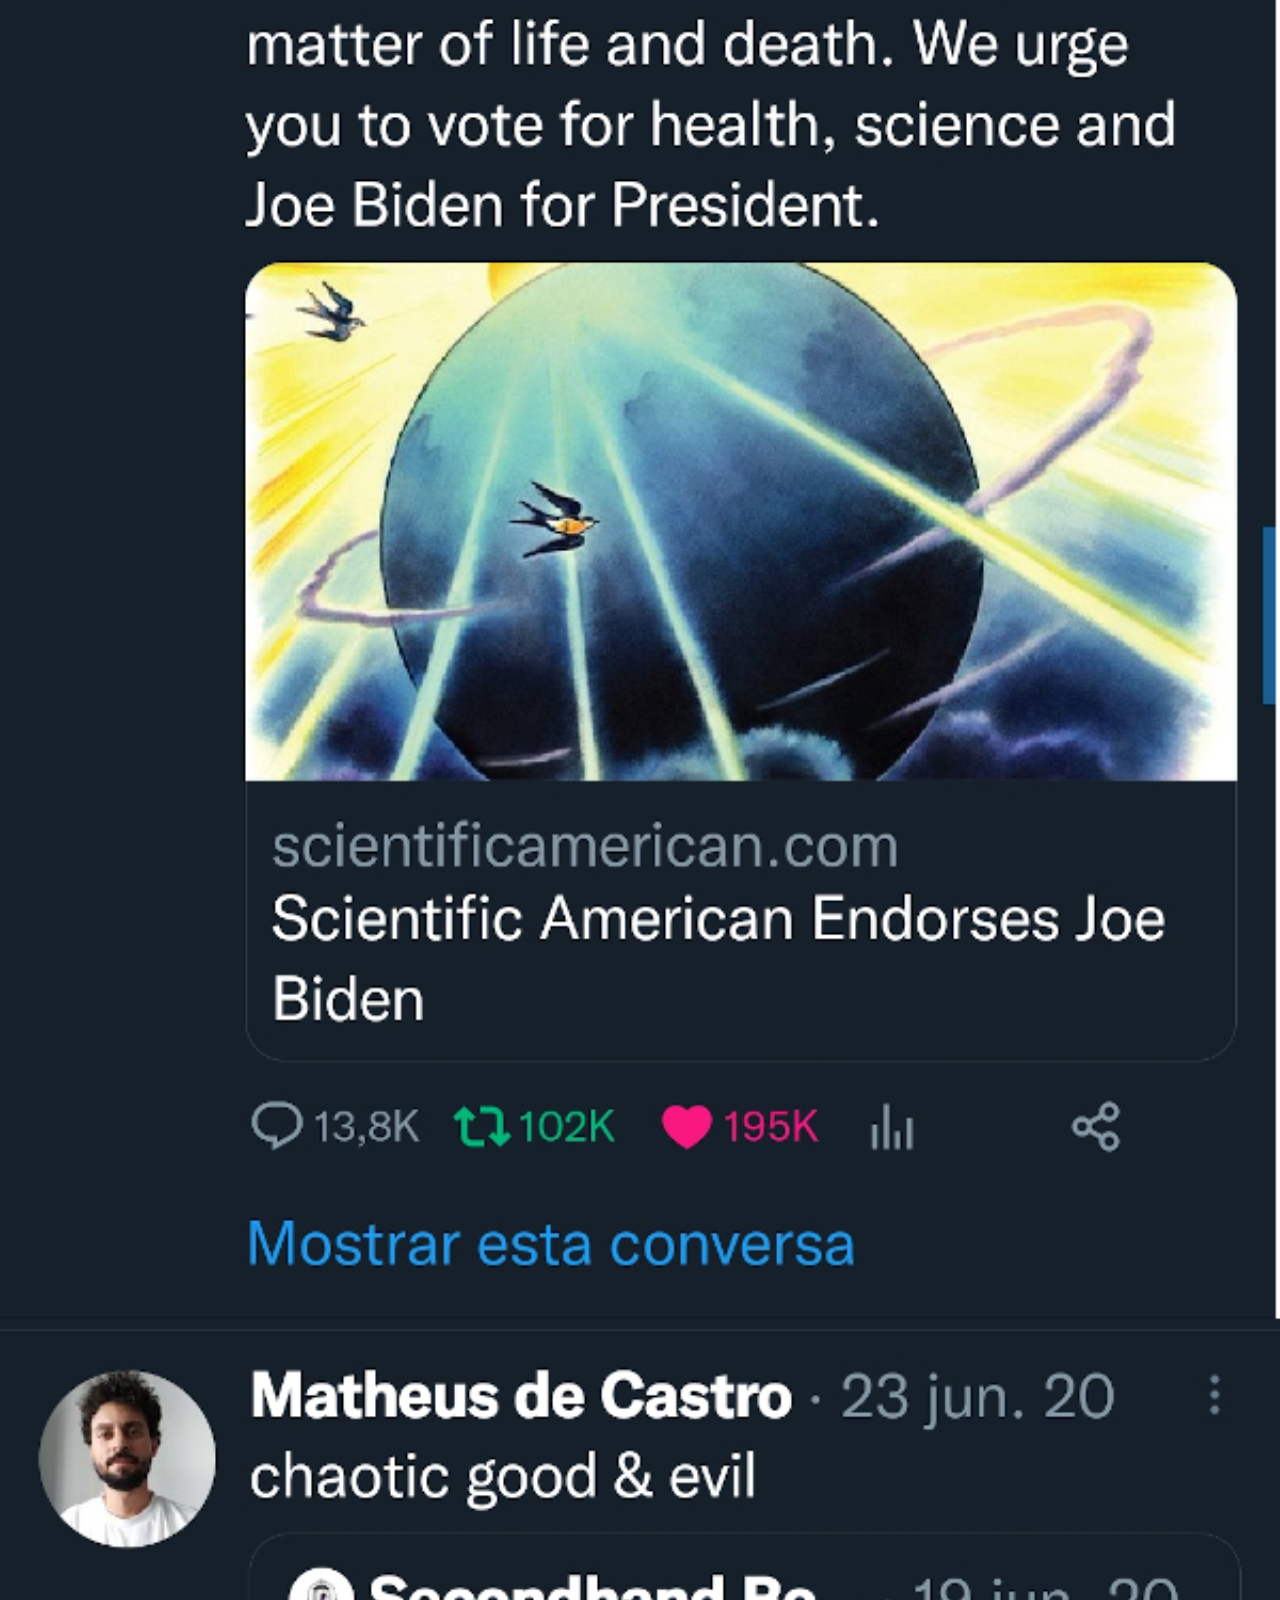
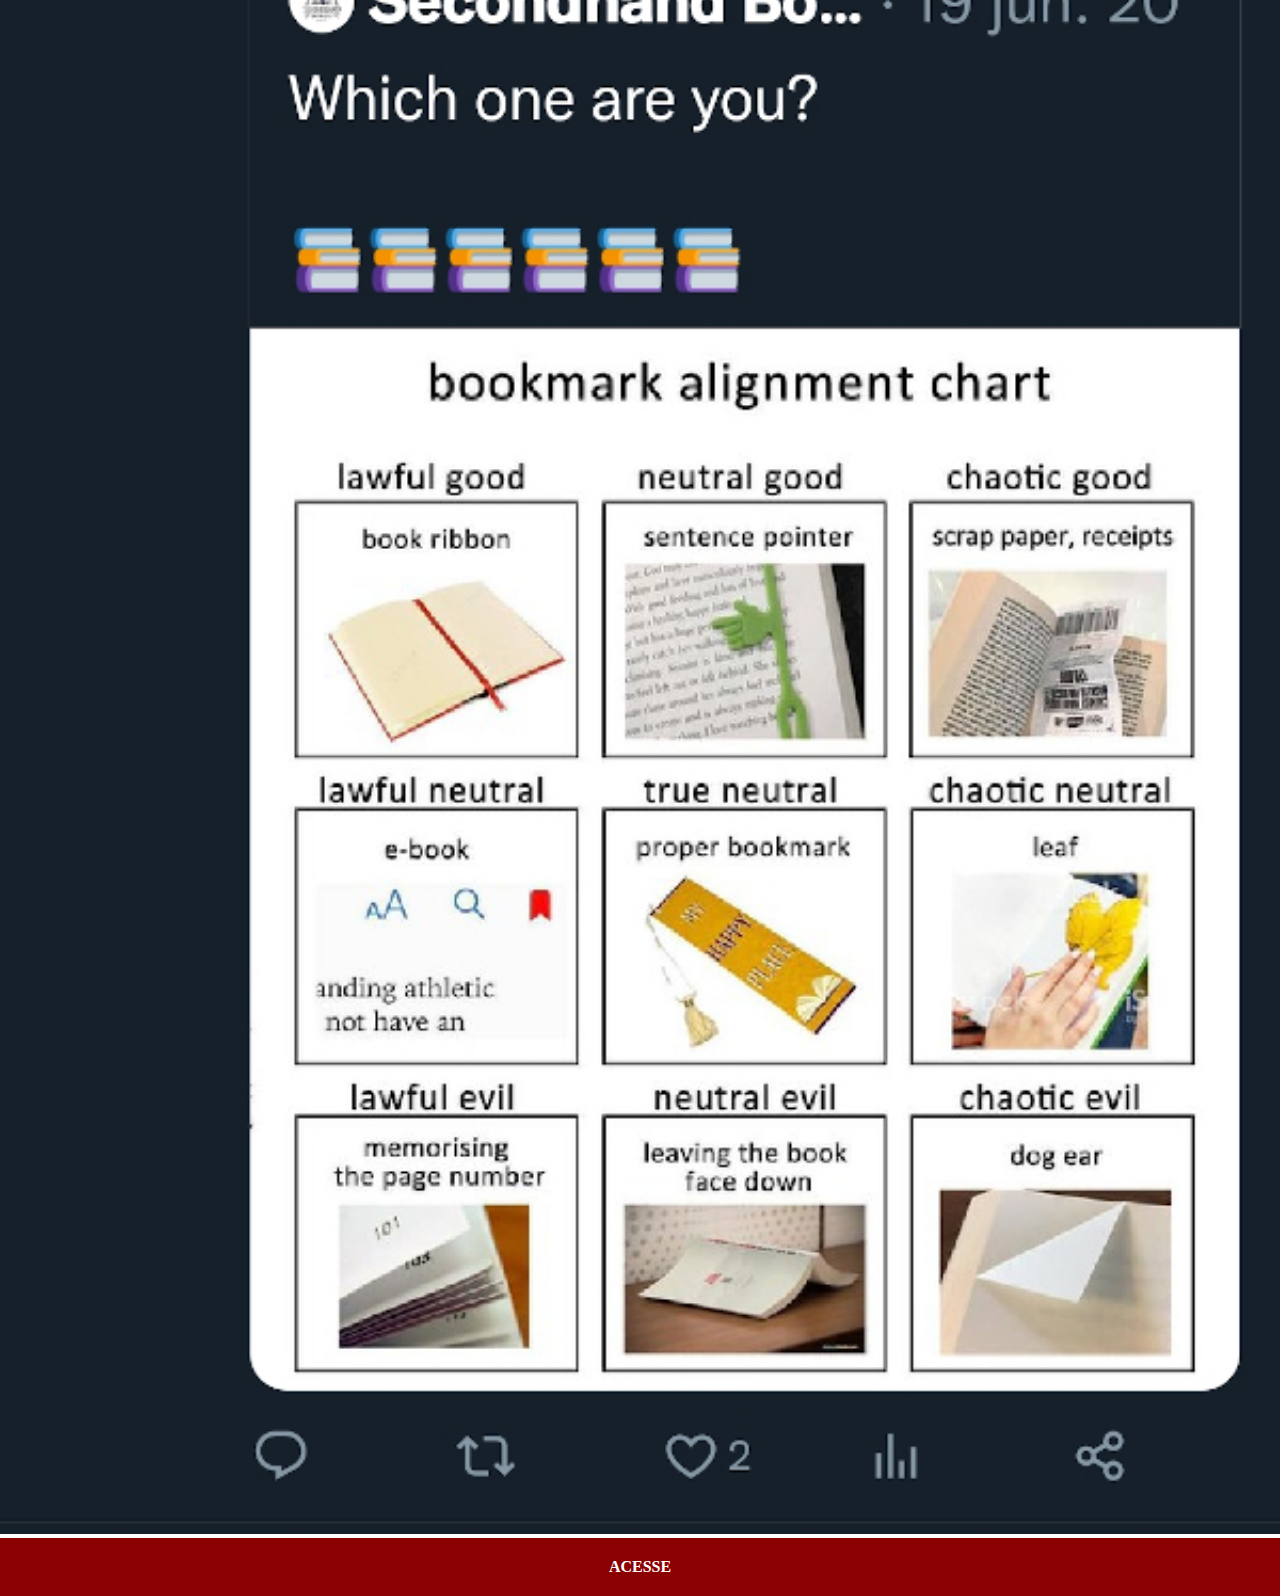
<file: twitter.html>
<!DOCTYPE html>
<html lang="pt-br">
<head>
    <meta charset="UTF-8">
    <meta http-equiv="X-UA-Compatible" content="IE=edge">
    <meta name="viewport" content="width=device-width, initial-scale=1.0">
    <title>YouTube</title>
    <link rel="stylesheet" href="styles/social-style.css">    
</head>
<body>
    <img src="imagens/tela-twitter.jpg" alt="">
    <a href="https://twitter.com/mcastrorib" target="_blank"> ACESSE</a>
</body>
</html>
</file>
<file: styles/style.css>
@charset "UTF-8";

* {
    margin: 0px;
    padding: 0px;
    font-family: Arial, Helvetica, sans-serif;
}

html, body {
    height: 100vh;
    width: 100vw;
    background-color: black;
}

body {
    background: url('../imagens/fundo-madeira.jpg') no-repeat top center;
    background-size: cover;
    background-attachment: fixed;
}

main {
    height: 100vh;
    position: relative;
}

section#phone {
    position: absolute;
    top: 50%;
    left: 50%;
    transform: translate(-50%,-50%);
    height: 627px;
    width: 311px;
    background: url('../imagens/frame-iphone.png') no-repeat;

}

iframe#screen {
    position: relative;
    top: 78px;
    left: 22px;
    width: 267px;
    height: 475px;
}

section#social {
    text-align: right;
}

section#social img {
    width: 50px;
    margin: 10px;
    border-radius: 50%;
    box-shadow: 2px 2px 5px rgba(0, 0, 0, 0.4);
    box-sizing: border-box;
}

section#social img:hover {
    border: 2px solid rgba(255, 255, 255, 0.600);
    transform: translate(-5px, -5px);
    box-shadow: 5px 5px 10px rgba(0, 0, 0, 0.6);
    transition: transform 0.25s, border 0.5s;
}
</file>
<file: styles/social-style.css>
@charset "UTF-8";

* {
    margin: 0px;
    padding: 0px;
}

::-webkit-scrollbar {
    width: 0px;
    height: 0px;
}

img {
    width: 100vw;
}

a {
   display: block;
   background-color: darkred;
   color: white;
   padding: 20px;
   text-align: center;
   font-weight: bold;
   text-decoration: none; 
}

a:hover {
    background-color: red;
}
</file>
